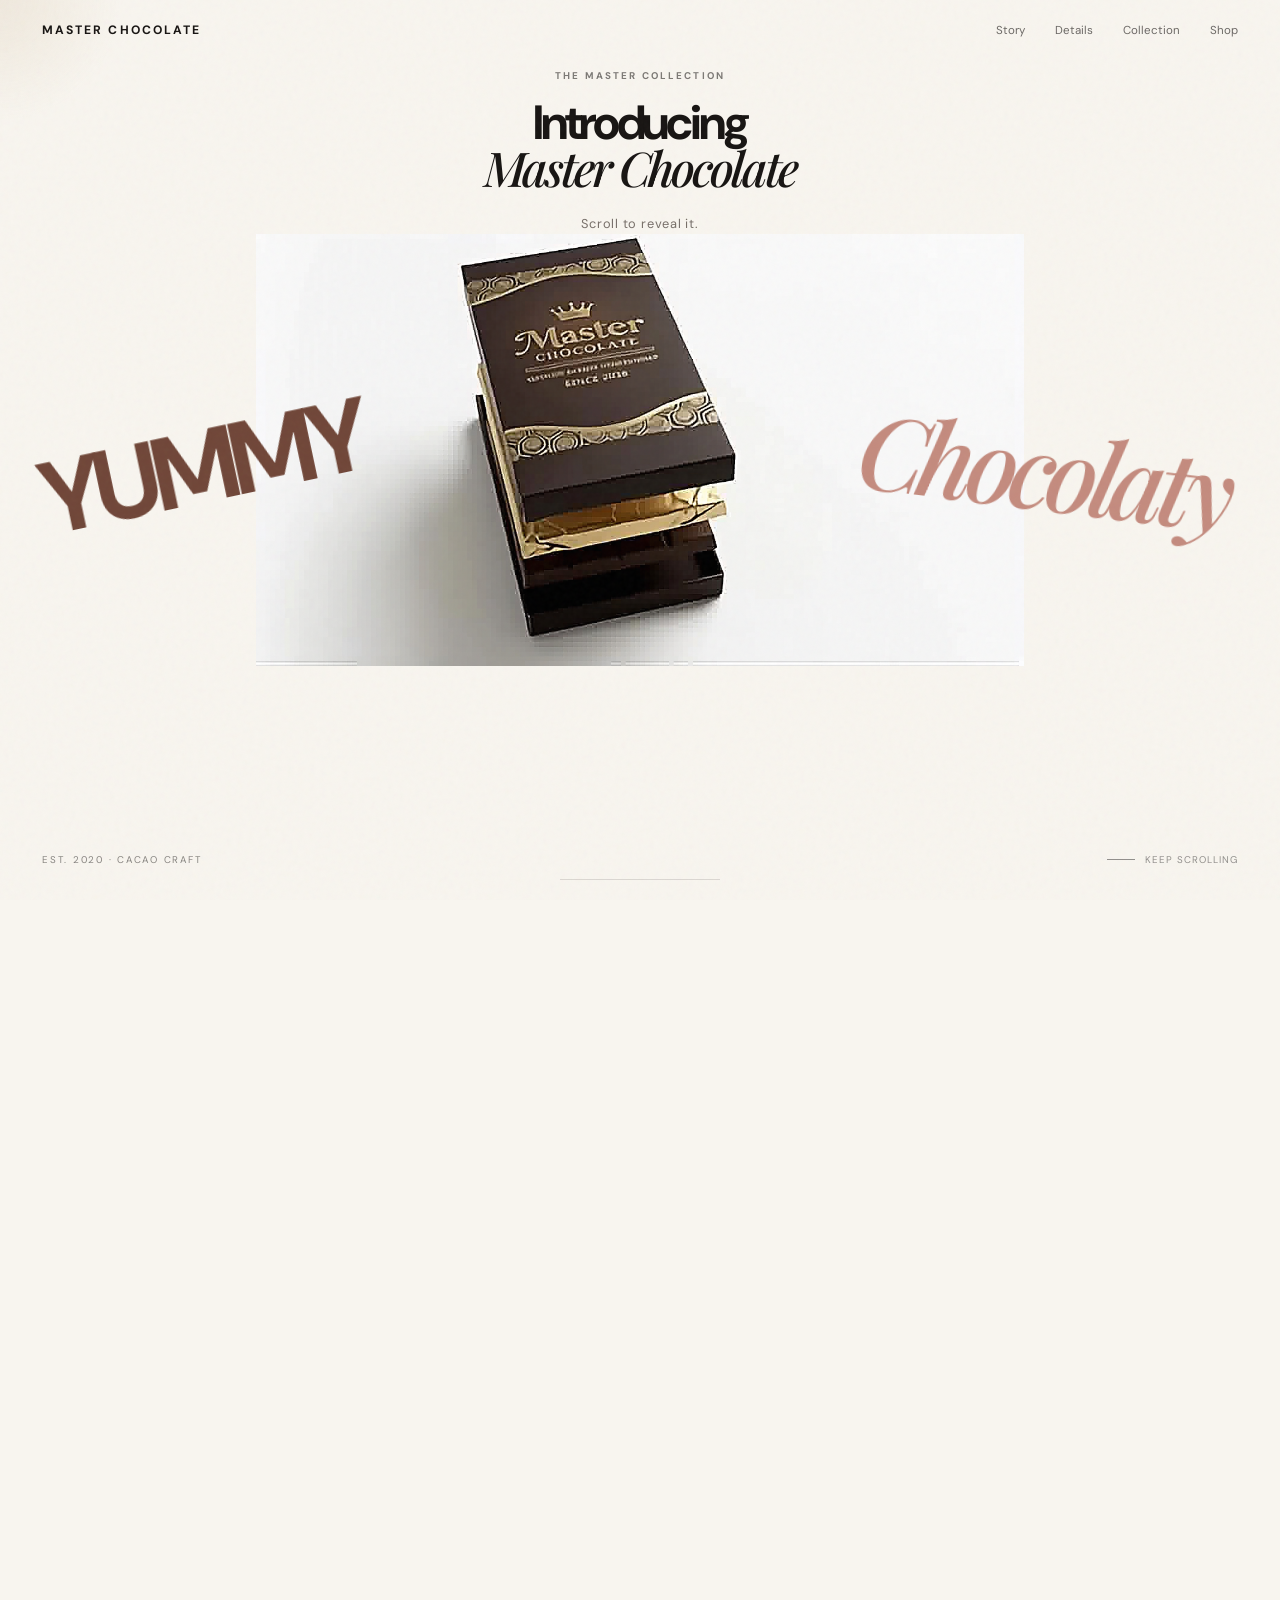
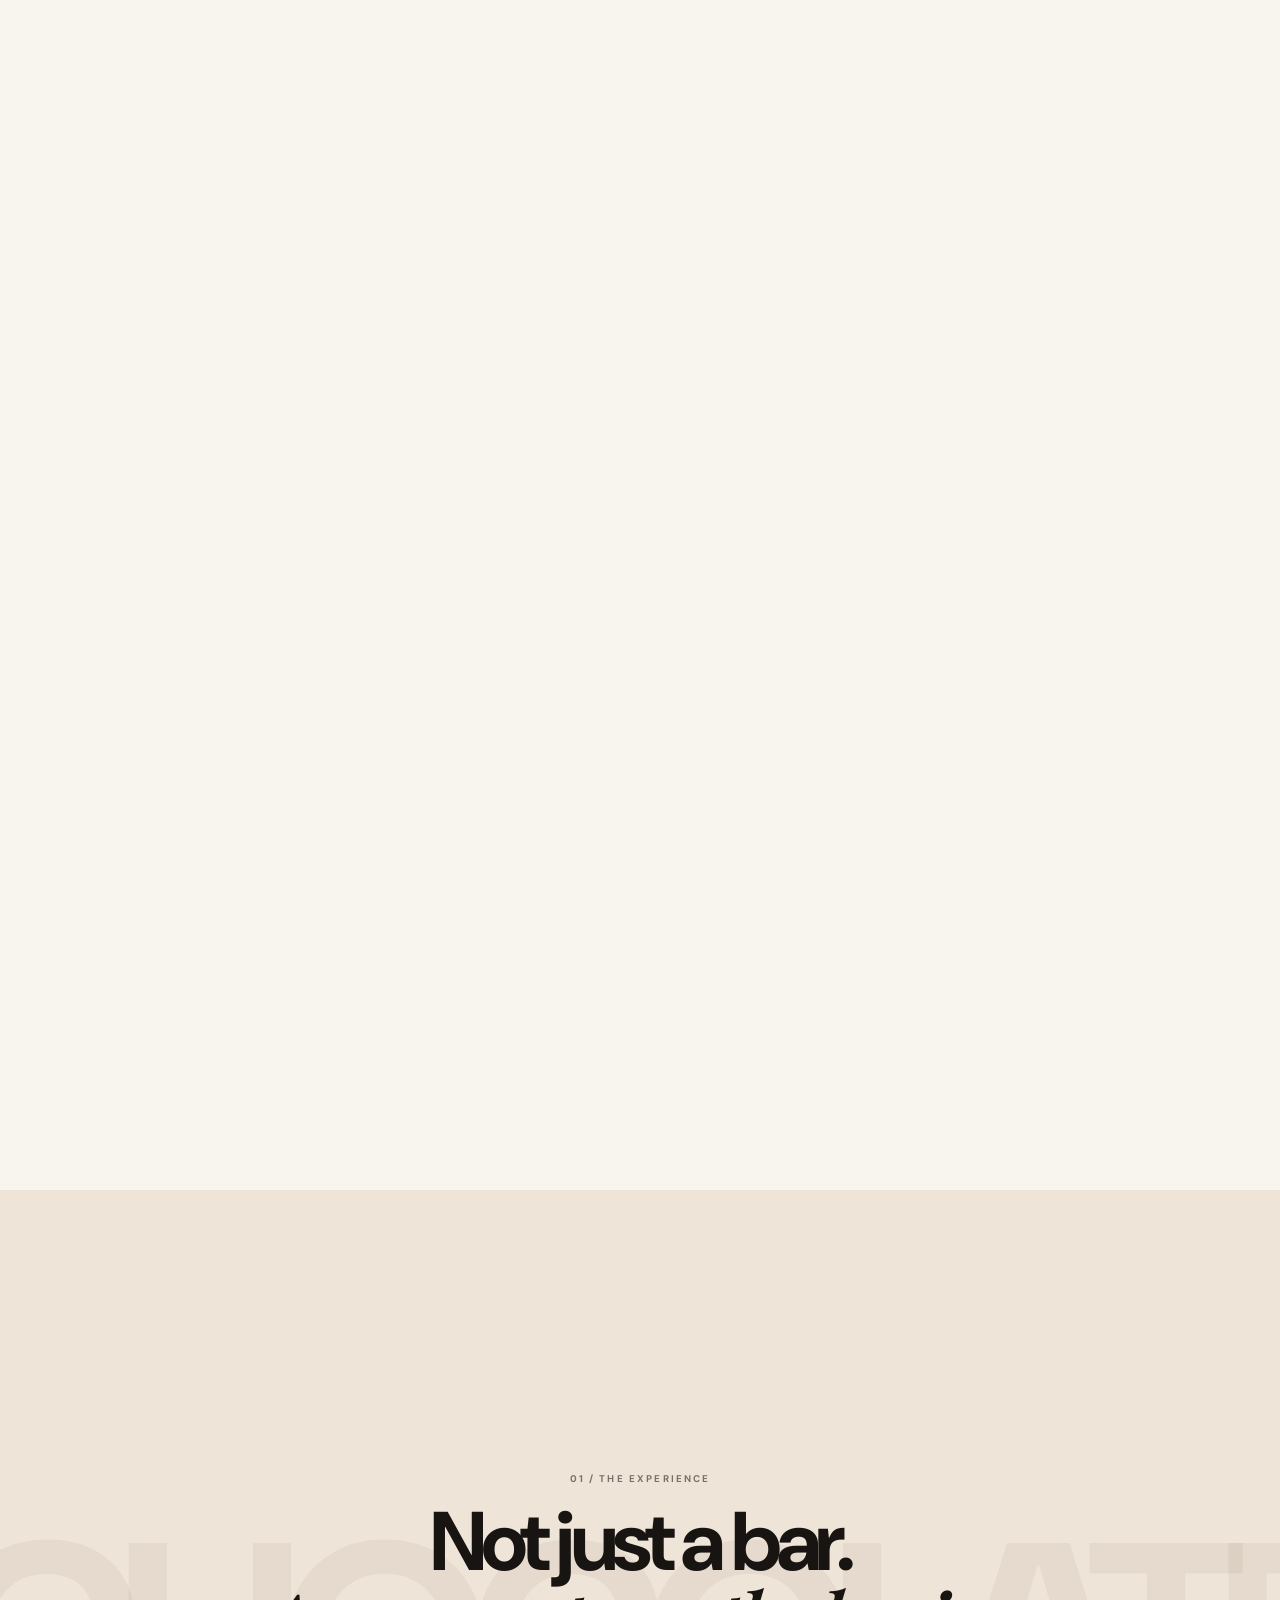
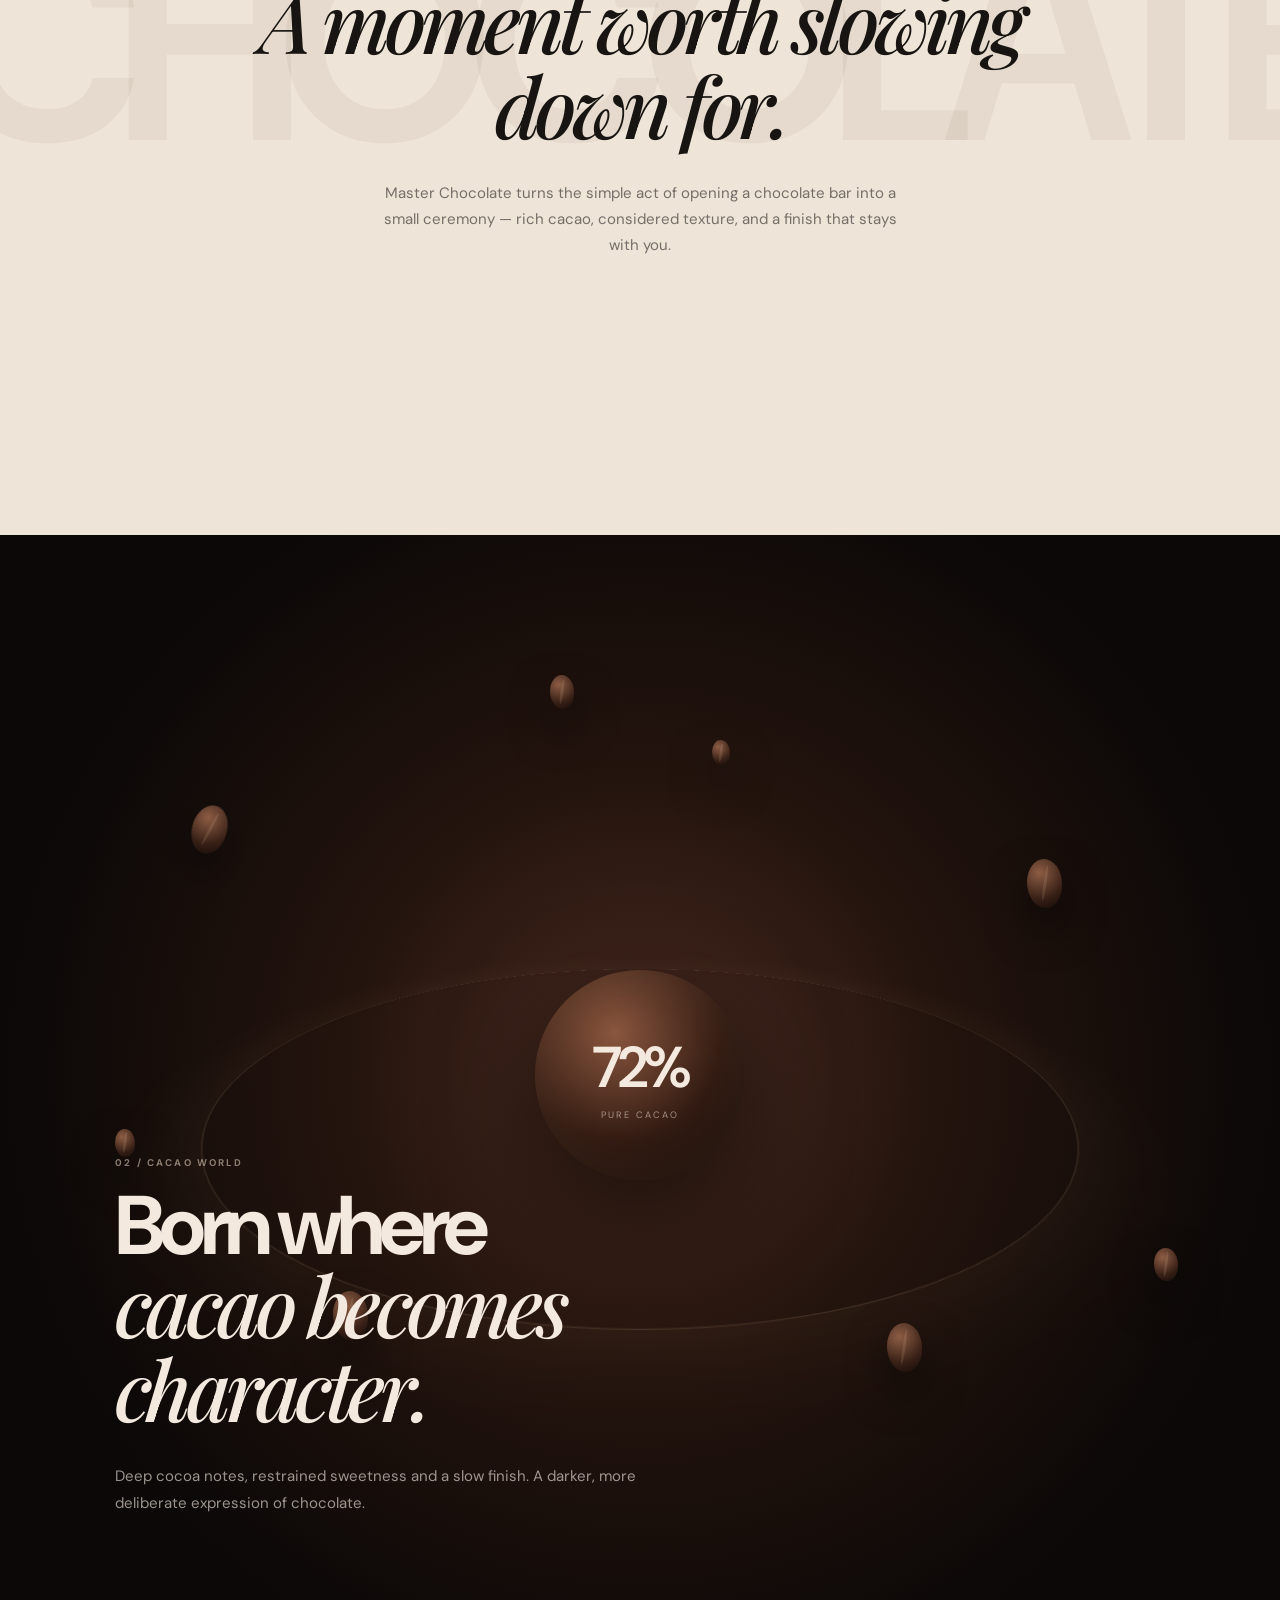
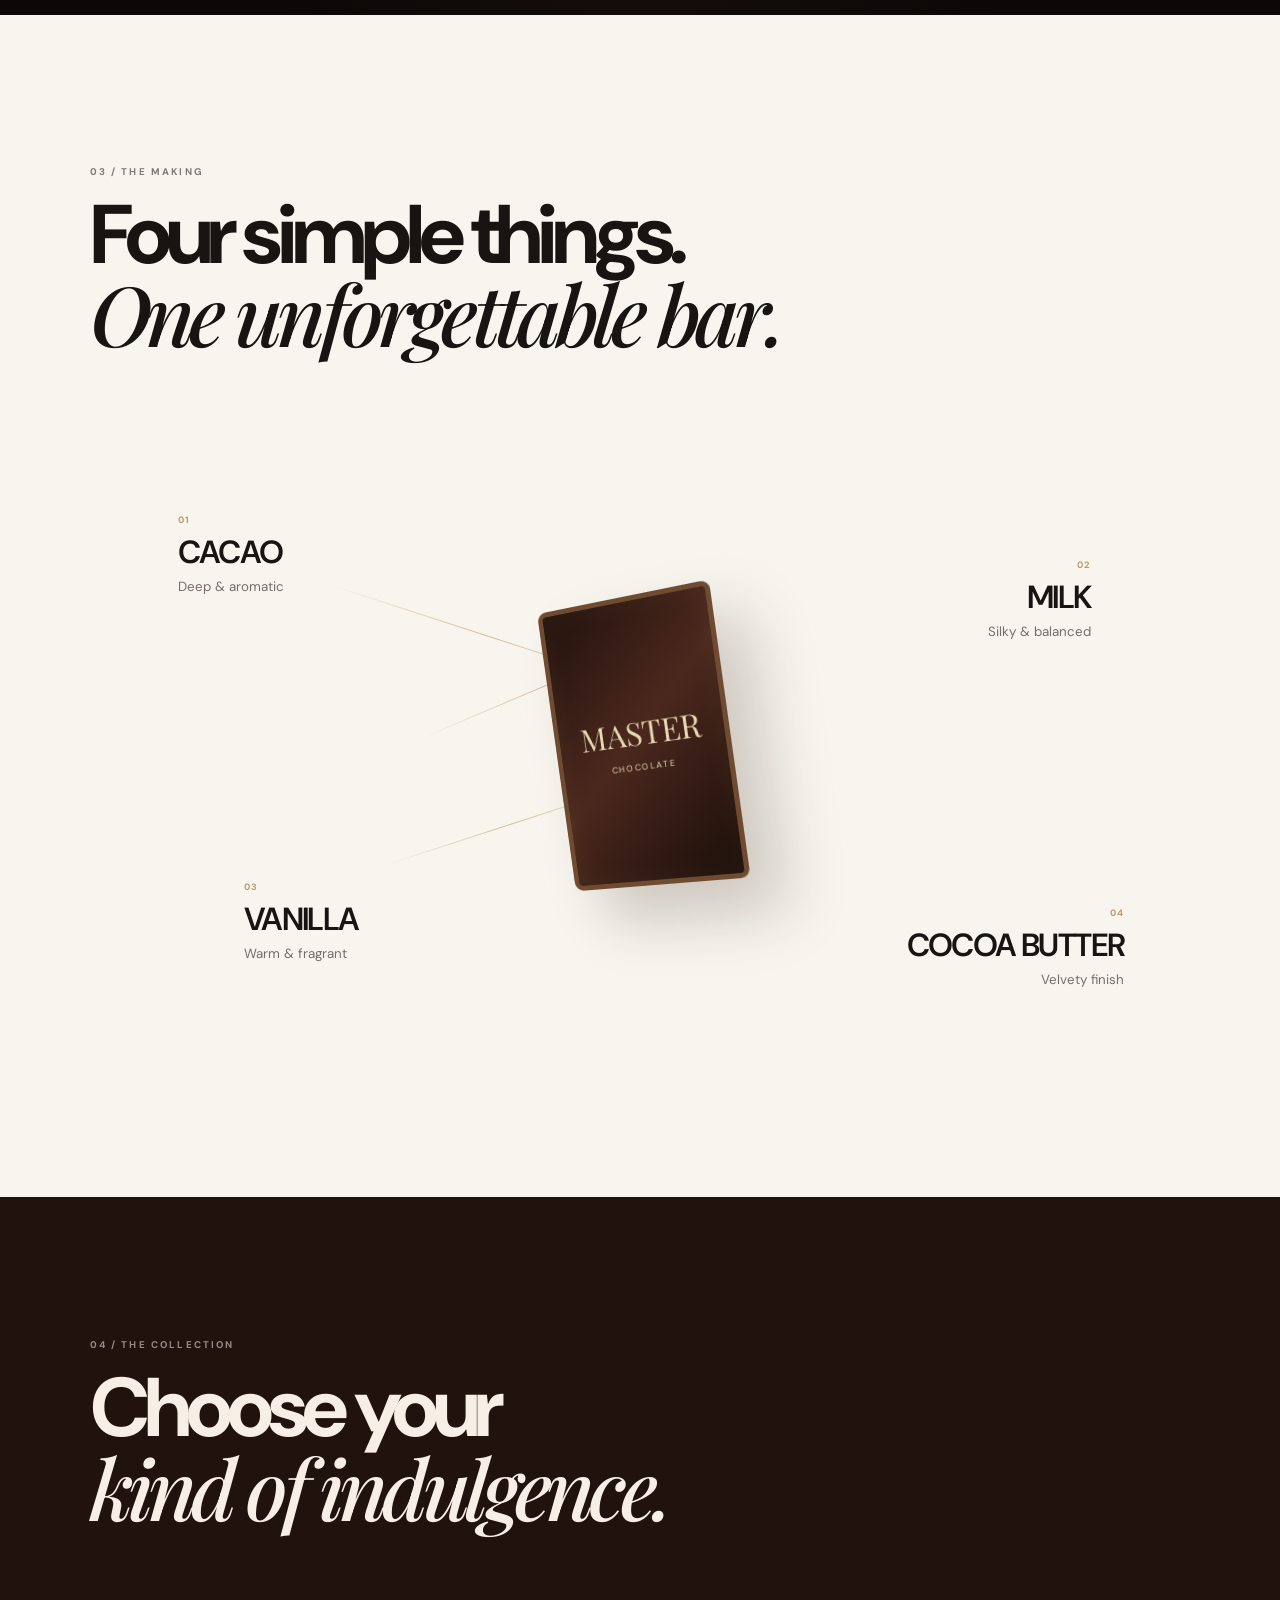
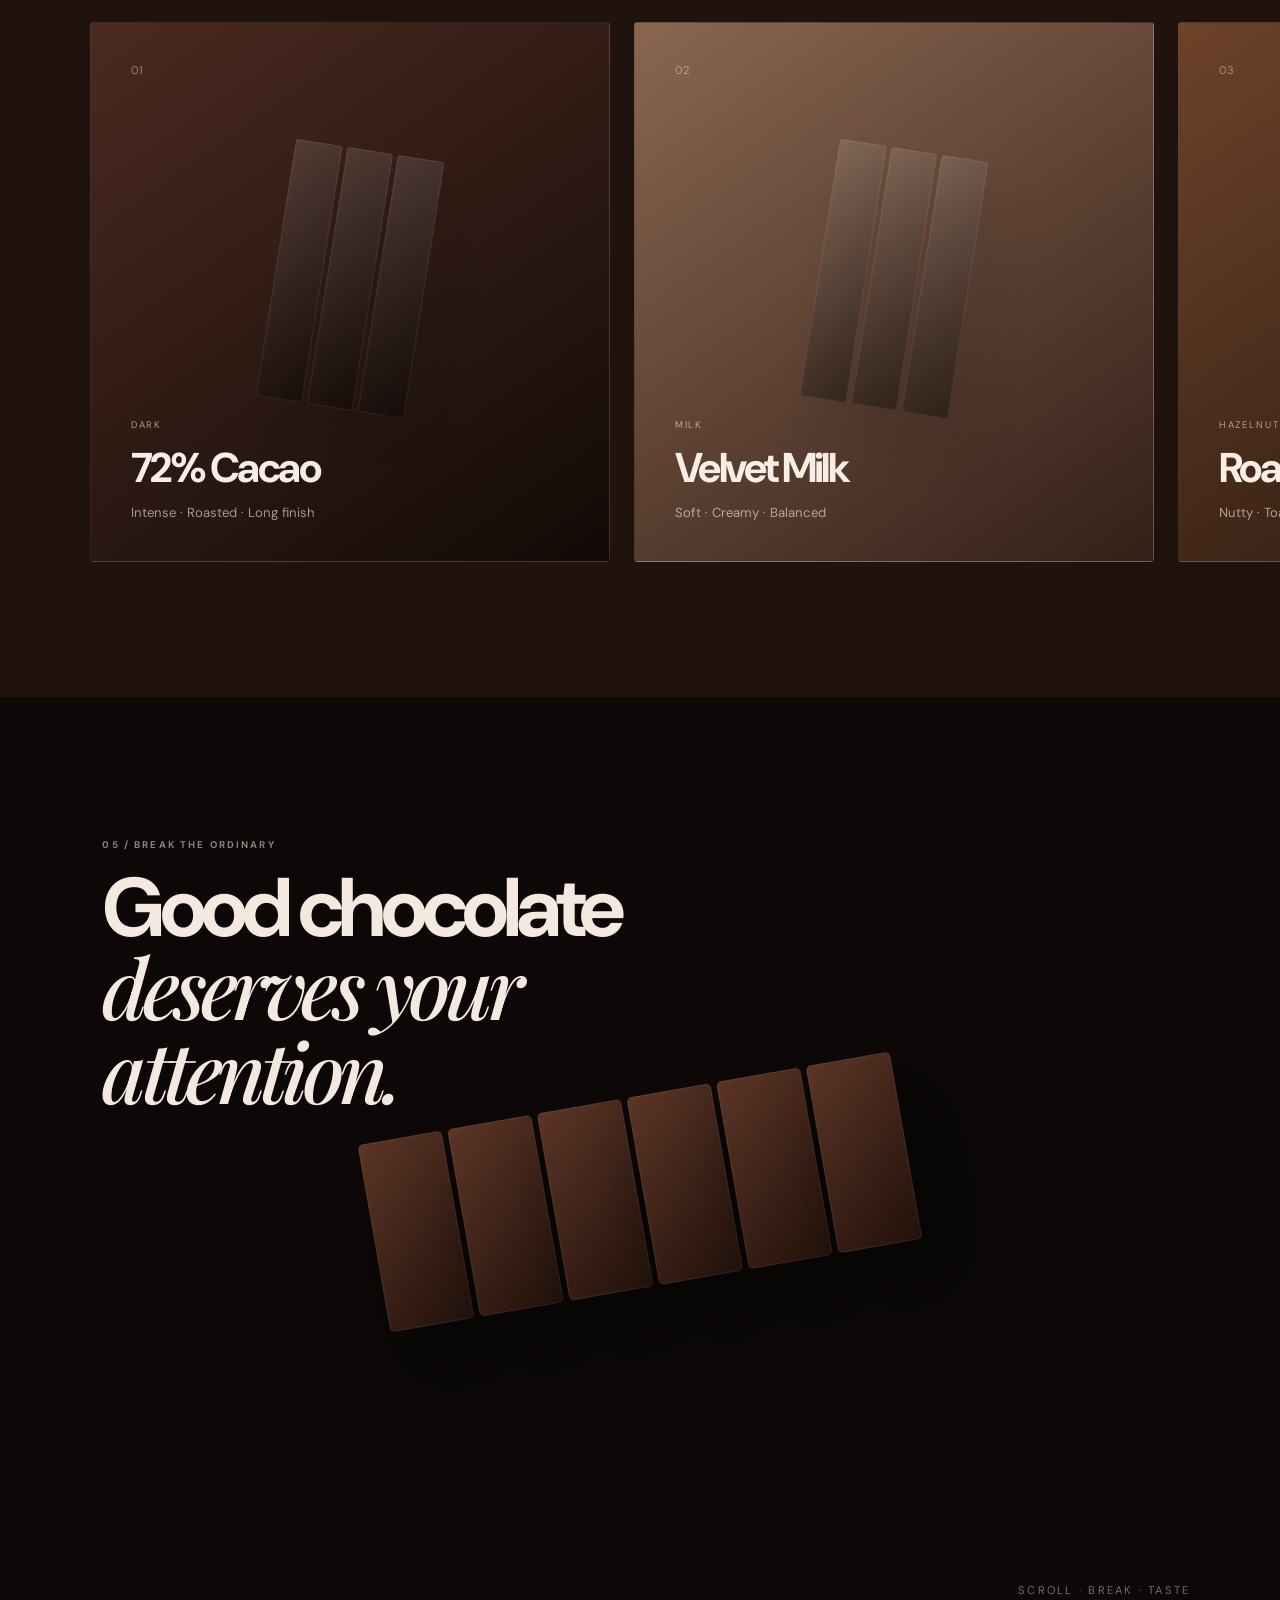
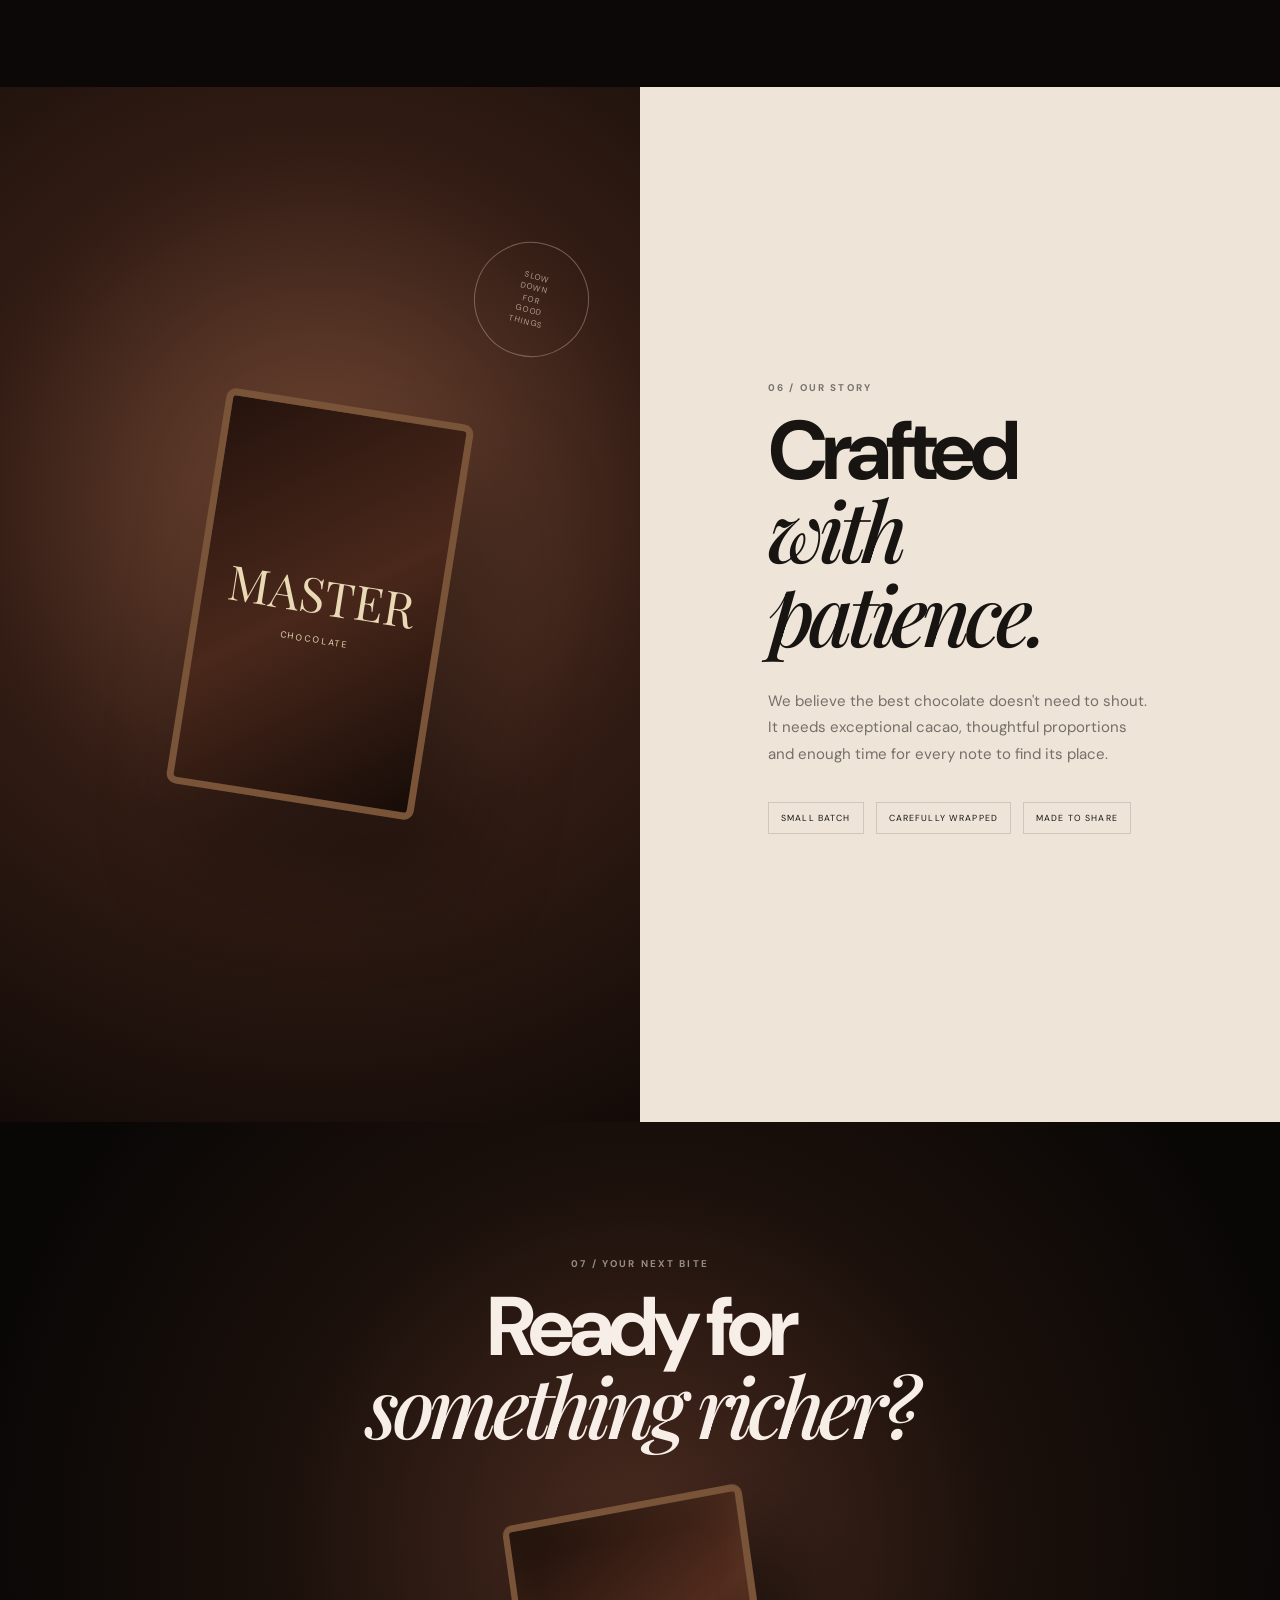
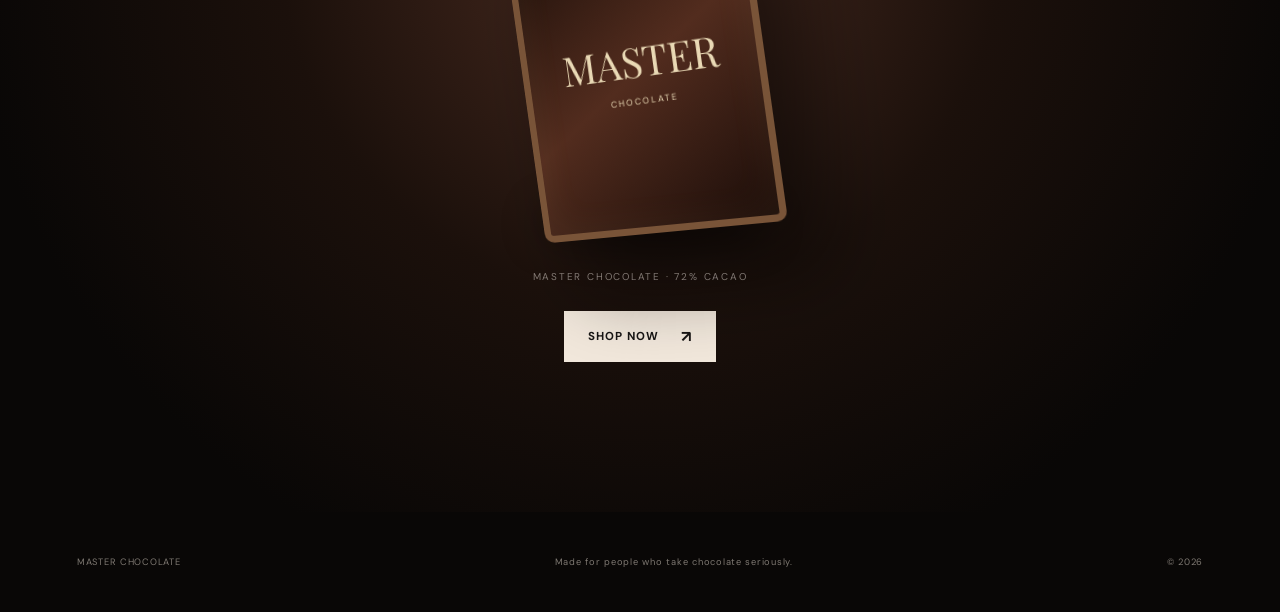
<file: index.html>
<!doctype html>
<html lang="en">
<head>
  <meta charset="UTF-8">
  <meta name="viewport" content="width=device-width, initial-scale=1.0">
  <meta name="theme-color" content="#17100d">
  <meta name="description" content="Master Chocolate — a cinematic cacao experience.">
  <title>Master Chocolate — Cacao Experience</title>
  <link rel="icon" href="assets/favicon.png">
  <link rel="preconnect" href="https://fonts.googleapis.com">
  <link rel="preconnect" href="https://fonts.gstatic.com" crossorigin>
  <link href="https://fonts.googleapis.com/css2?family=DM+Sans:wght@400;500;600;700&family=Playfair+Display:ital,wght@0,500;0,600;1,500;1,600&display=swap" rel="stylesheet">
  <link rel="stylesheet" href="styles.css">
</head>
<body>
  <div class="grain" aria-hidden="true"></div>
  <div class="cursor-glow" aria-hidden="true"></div>

  <nav id="nav" class="nav">
    <div class="nav-inner">
      <a class="nav-logo" href="#story">MASTER CHOCOLATE</a>
      <div class="nav-links">
        <a href="#story">Story</a>
        <a href="#ingredients">Details</a>
        <a href="#collection">Collection</a>
        <a href="shop.html">Shop</a>
      </div>
    </div>
  </nav>

  <!-- DESKTOP HERO / ORIGINAL 96-FRAME SCROLL STORY -->
  <section id="story" class="scroll-section desktop-hero">
    <div class="sticky-stage">
      <canvas id="frame-canvas"></canvas>

      <div class="hero-word hero-word--left">YUMMY</div>
      <div class="hero-word hero-word--right">Chocolaty</div>
      <div class="hero-kicker">EST. 2020 · CACAO CRAFT</div>

      <div class="stage-caption stage-caption--start">
        <span class="eyebrow">THE MASTER COLLECTION</span>
        <h1>Introducing<br><em>Master Chocolate</em></h1>
        <p>Scroll to reveal it.</p>
      </div>

      <div class="stage-caption stage-caption--mid1">
        <span class="eyebrow">THE REVEAL</span>
        <h2>Open the ritual.<br><em>Meet the chocolate.</em></h2>
      </div>

      <div class="stage-caption stage-caption--mid2">
        <span class="eyebrow">CRAFTED WITH INTENT</span>
        <h2>Rare cacao.<br>Bold, lingering flavor.</h2>
      </div>

      <div class="stage-caption stage-caption--end">
        <span class="eyebrow">MASTER CHOCOLATE</span>
        <h2>Every detail,<br><em>considered.</em></h2>
      </div>

      <div class="scroll-hint"><span></span> Keep scrolling</div>
      <div class="progress-track"><div id="progress-fill" class="progress-fill"></div></div>
    </div>
  </section>

  <!-- MOBILE HERO / SEPARATE 3D PACKET EXPERIENCE -->
  <section class="mobile-hero" aria-label="Master Chocolate mobile introduction">
    <div class="mobile-hero-noise"></div>
    <div class="mobile-copy">
      <span class="eyebrow">THE MASTER COLLECTION</span>
      <h1>Meet<br><em>Master Chocolate.</em></h1>
      <p>Slowly crafted. Boldly enjoyed.</p>
    </div>
    <div class="packet-wrap" aria-hidden="true">
      <div class="packet-stage">
        <div class="packet-shadow"></div>
        <div class="packet-3d">
          <div class="packet-face packet-front"></div>
          <div class="packet-face packet-back">
            <div class="packet-back-inner">
              <span class="pb-brand">Master<br>Chocolate</span>
              <span class="pb-tagline">72% Cacao · Est. 2020</span>
              <span class="pb-line"></span>
              <span class="pb-info">Cocoa mass, sugar, cocoa butter,<br>vanilla · Net wt 45g · Small batch</span>
              <span class="pb-barcode" aria-hidden="true"></span>
            </div>
          </div>
          <div class="packet-side packet-left"></div>
          <div class="packet-side packet-right"></div>
          <div class="packet-side packet-top"></div>
          <div class="packet-side packet-bottom"></div>
        </div>
      </div>
    </div>
    <div class="mobile-word mobile-word--one">YUMMY</div>
    <div class="mobile-word mobile-word--two">CHOCOLATE</div>
    <div class="mobile-bottom"><span>SCROLL TO DISCOVER</span><i></i></div>
  </section>

  <!-- STATEMENT -->
  <section class="statement-section">
    <div class="giant-type" aria-hidden="true">CHOCOLATE</div>
    <div class="statement-inner reveal">
      <span class="eyebrow">01 / THE EXPERIENCE</span>
      <h2>Not just a bar.<br><em>A moment worth slowing down for.</em></h2>
      <p>Master Chocolate turns the simple act of opening a chocolate bar into a small ceremony — rich cacao, considered texture, and a finish that stays with you.</p>
    </div>
  </section>

  <!-- CACAO WORLD -->
  <section class="cacao-section">
    <div class="cacao-scene" aria-hidden="true">
      <div class="cacao-ring"></div>
      <div class="cacao-center"><span>72%</span><small>PURE CACAO</small></div>
      <div class="cacao-orb cacao-orb--1"></div>
      <div class="cacao-orb cacao-orb--2"></div>
      <div class="cacao-orb cacao-orb--3"></div>
      <div class="cacao-orb cacao-orb--4"></div>
      <div class="cacao-orb cacao-orb--5"></div>
      <div class="cacao-orb cacao-orb--6"></div>
      <div class="cacao-orb cacao-orb--7"></div>
      <div class="cacao-orb cacao-orb--8"></div>
    </div>
    <div class="cacao-copy reveal">
      <span class="eyebrow">02 / CACAO WORLD</span>
      <h2>Born where<br><em>cacao becomes character.</em></h2>
      <p>Deep cocoa notes, restrained sweetness and a slow finish. A darker, more deliberate expression of chocolate.</p>
    </div>
  </section>

  <!-- INGREDIENTS -->
  <section id="ingredients" class="ingredients-section">
    <div class="section-heading reveal">
      <span class="eyebrow">03 / THE MAKING</span>
      <h2>Four simple things.<br><em>One unforgettable bar.</em></h2>
    </div>

    <div class="ingredient-stage">
      <div class="ingredient-line ingredient-line--1"></div>
      <div class="ingredient-line ingredient-line--2"></div>
      <div class="ingredient-line ingredient-line--3"></div>
      <div class="ingredient ingredient--cacao"><b>01</b><span>CACAO</span><small>Deep & aromatic</small></div>
      <div class="ingredient ingredient--milk"><b>02</b><span>MILK</span><small>Silky & balanced</small></div>
      <div class="ingredient ingredient--vanilla"><b>03</b><span>VANILLA</span><small>Warm & fragrant</small></div>
      <div class="ingredient ingredient--butter"><b>04</b><span>COCOA BUTTER</span><small>Velvety finish</small></div>
      <div class="ingredient-core"><div class="fake-bar"><span>MASTER</span><small>CHOCOLATE</small></div></div>
    </div>
  </section>

  <!-- FLAVOR COLLECTION -->
  <section id="collection" class="collection-section">
    <div class="collection-heading reveal">
      <span class="eyebrow">04 / THE COLLECTION</span>
      <h2>Choose your<br><em>kind of indulgence.</em></h2>
    </div>
    <div class="flavor-track">
      <article class="flavor-card flavor-card--dark">
        <span class="flavor-number">01</span>
        <div class="flavor-bar"><i></i><i></i><i></i></div>
        <div><small>DARK</small><h3>72% Cacao</h3><p>Intense · Roasted · Long finish</p></div>
      </article>
      <article class="flavor-card flavor-card--milk">
        <span class="flavor-number">02</span>
        <div class="flavor-bar"><i></i><i></i><i></i></div>
        <div><small>MILK</small><h3>Velvet Milk</h3><p>Soft · Creamy · Balanced</p></div>
      </article>
      <article class="flavor-card flavor-card--hazel">
        <span class="flavor-number">03</span>
        <div class="flavor-bar"><i></i><i></i><i></i></div>
        <div><small>HAZELNUT</small><h3>Roasted Hazelnut</h3><p>Nutty · Toasted · Rich</p></div>
      </article>
      <article class="flavor-card flavor-card--caramel">
        <span class="flavor-number">04</span>
        <div class="flavor-bar"><i></i><i></i><i></i></div>
        <div><small>CARAMEL</small><h3>Salted Caramel</h3><p>Buttery · Salty · Deep</p></div>
      </article>
    </div>
  </section>

  <!-- BREAK APART -->
  <section class="break-section">
    <div class="break-copy reveal">
      <span class="eyebrow">05 / BREAK THE ORDINARY</span>
      <h2>Good chocolate<br><em>deserves your attention.</em></h2>
    </div>
    <div class="break-bar" id="break-bar" aria-hidden="true">
      <span></span><span></span><span></span><span></span><span></span><span></span>
    </div>
    <p class="break-note">Scroll · Break · Taste</p>
  </section>

  <!-- STORY -->
  <section class="story-section">
    <div class="story-image">
      <div class="story-image-inner"><span>MASTER</span><small>CHOCOLATE</small></div>
      <div class="story-circle">SLOW<br>DOWN<br>FOR<br>GOOD<br>THINGS</div>
    </div>
    <div class="story-copy reveal">
      <span class="eyebrow">06 / OUR STORY</span>
      <h2>Crafted<br><em>with patience.</em></h2>
      <p>We believe the best chocolate doesn't need to shout. It needs exceptional cacao, thoughtful proportions and enough time for every note to find its place.</p>
      <div class="story-meta"><span>SMALL BATCH</span><span>CAREFULLY WRAPPED</span><span>MADE TO SHARE</span></div>
    </div>
  </section>

  <!-- FINAL CTA -->
  <section id="cta" class="cta-section">
    <span class="eyebrow">07 / YOUR NEXT BITE</span>
    <h2>Ready for<br><em>something richer?</em></h2>
    <div class="cta-product">
      <div class="cta-bar"><span>MASTER</span><small>CHOCOLATE</small></div>
      <div class="cta-shadow"></div>
    </div>
    <p>MASTER CHOCOLATE · 72% CACAO</p>
    <a class="btn" href="shop.html">Shop now <span>↗</span></a>
  </section>

  <footer>
    <span>MASTER CHOCOLATE</span>
    <span>Made for people who take chocolate seriously.</span>
    <span>© 2026</span>
  </footer>

  <script src="script.js"></script>
</body>
</html>
</file>
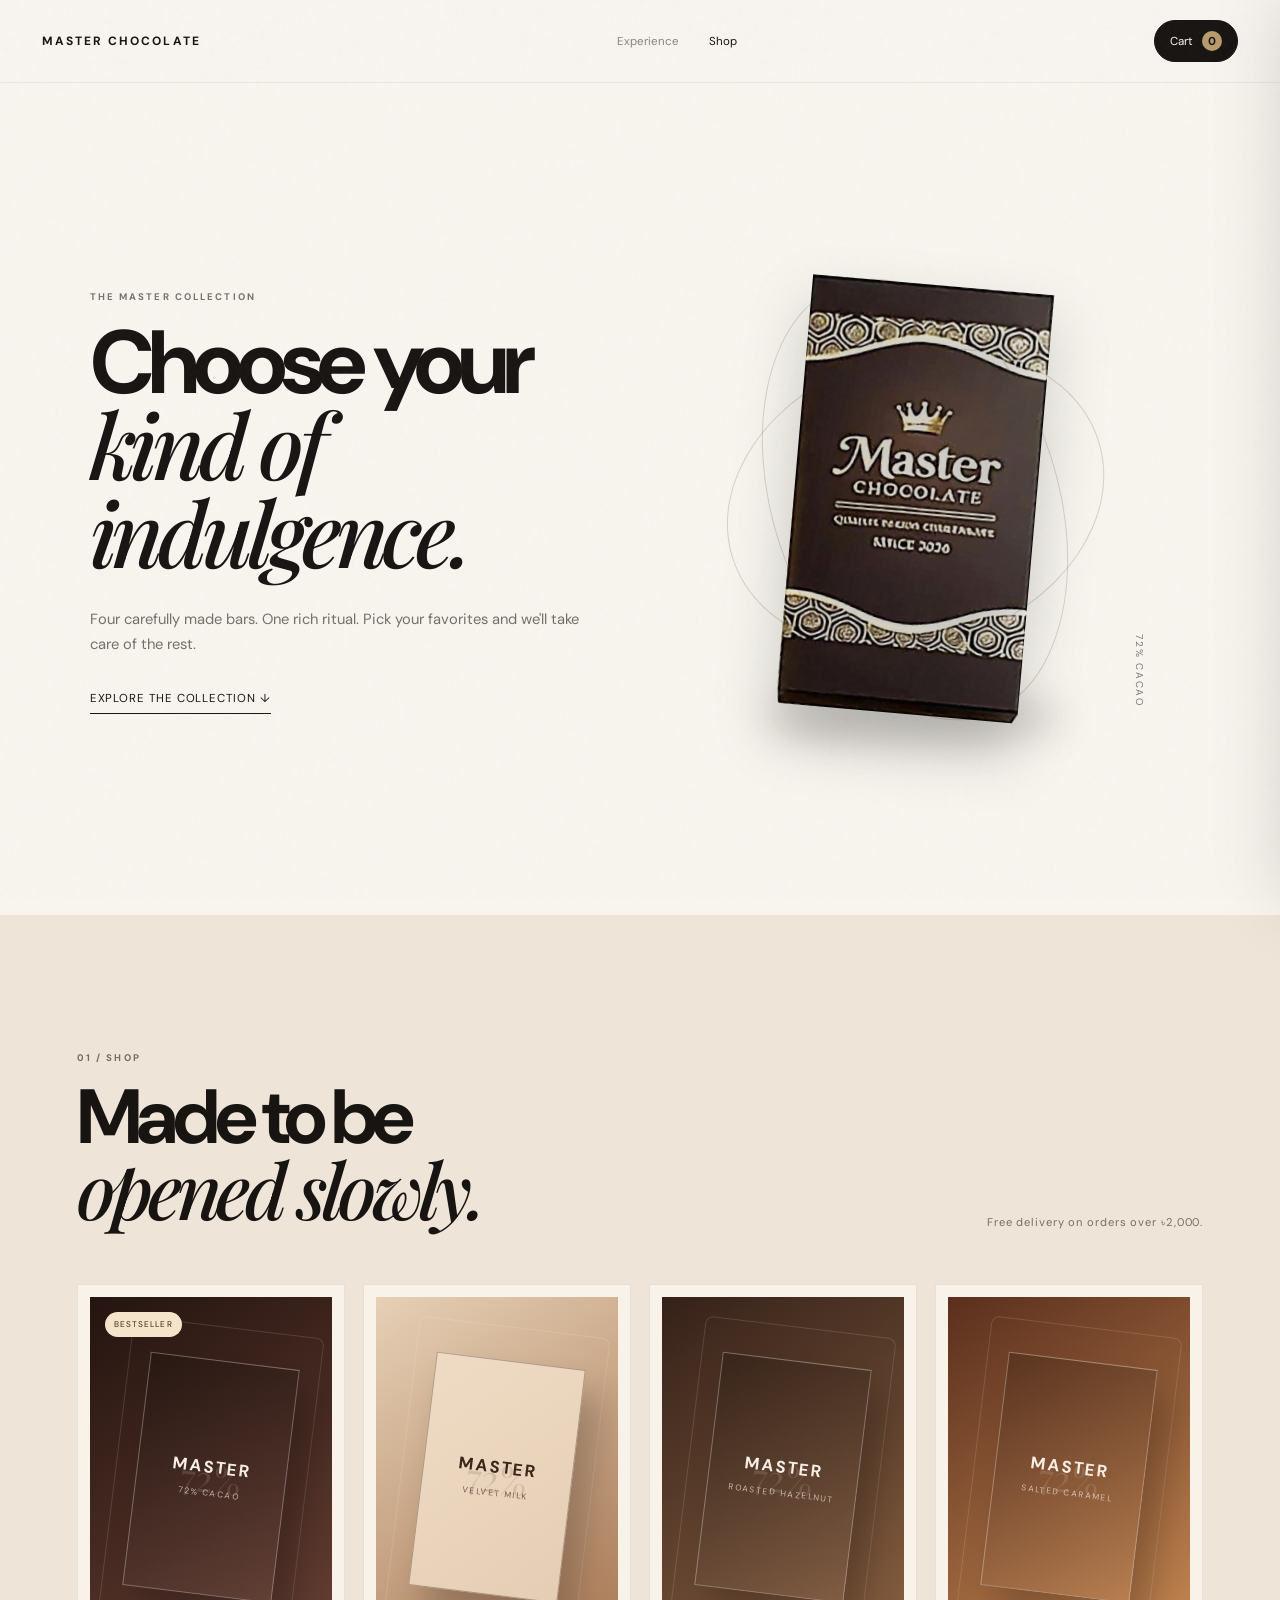
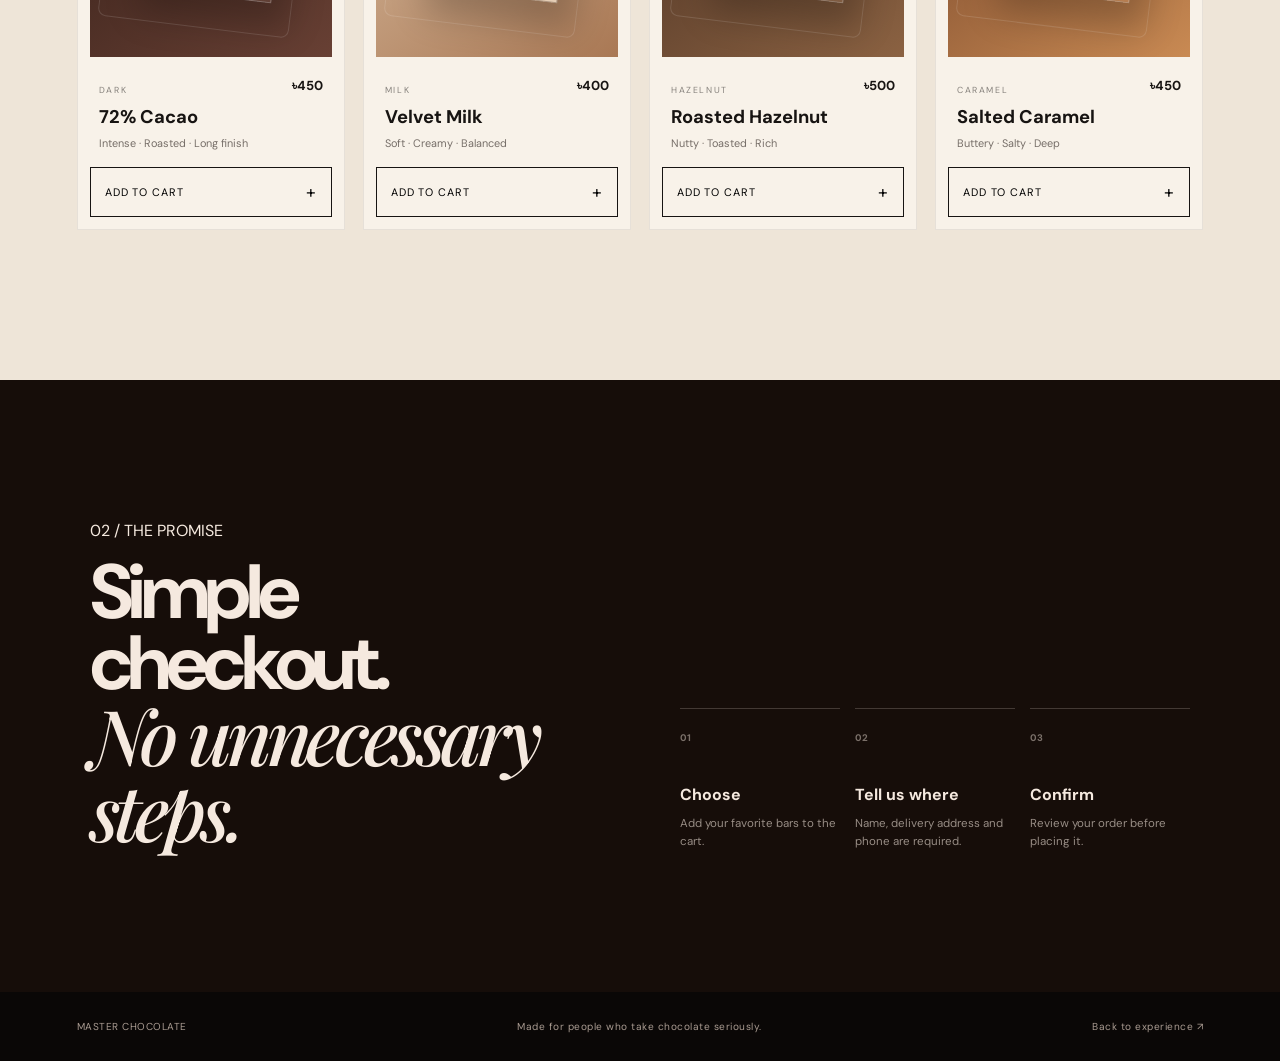
<file: shop.html>
<!doctype html>
<html lang="en">
<head>
  <meta charset="UTF-8">
  <meta name="viewport" content="width=device-width, initial-scale=1.0">
  <meta name="theme-color" content="#17100d">
  <meta name="description" content="Shop Master Chocolate — premium cacao, delivered.">
  <title>Shop — Master Chocolate</title>
  <link rel="preconnect" href="https://fonts.googleapis.com">
  <link rel="preconnect" href="https://fonts.gstatic.com" crossorigin>
  <link href="https://fonts.googleapis.com/css2?family=DM+Sans:wght@400;500;600;700&family=Playfair+Display:ital,wght@0,500;0,600;1,500&display=swap" rel="stylesheet">
  <link rel="stylesheet" href="shop.css">
</head>
<body>
  <div class="grain" aria-hidden="true"></div>

  <header class="shop-nav">
    <a class="brand" href="index.html">MASTER CHOCOLATE</a>
    <nav>
      <a href="index.html">Experience</a>
      <a class="active" href="shop.html">Shop</a>
    </nav>
    <button class="cart-button" id="cartOpen" type="button" aria-label="Open shopping cart">
      Cart <span id="cartCount">0</span>
    </button>
  </header>

  <main>
    <section class="shop-hero">
      <div class="hero-copy">
        <span class="eyebrow">THE MASTER COLLECTION</span>
        <h1>Choose your<br><em>kind of indulgence.</em></h1>
        <p>Four carefully made bars. One rich ritual. Pick your favorites and we'll take care of the rest.</p>
        <a class="hero-link" href="#products">Explore the collection ↓</a>
      </div>
      <div class="hero-product" aria-hidden="true">
        <div class="orbit orbit-a"></div>
        <div class="orbit orbit-b"></div>
        <div class="product-shadow"></div>
        <img src="assets/packet-front.png" alt="">
        <span>72% CACAO</span>
      </div>
    </section>

    <section class="products-section" id="products">
      <div class="section-top">
        <div>
          <span class="eyebrow">01 / SHOP</span>
          <h2>Made to be<br><em>opened slowly.</em></h2>
        </div>
        <p>Free delivery on orders over ৳2,000.</p>
      </div>

      <div class="product-grid">
        <article class="product-card" data-product-id="dark">
          <div class="product-art dark-art">
            <span class="badge">BESTSELLER</span>
            <div class="mini-pack"><b>MASTER</b><small>72% CACAO</small></div>
          </div>
          <div class="product-info">
            <div><small>DARK</small><h3>72% Cacao</h3><p>Intense · Roasted · Long finish</p></div>
            <strong>৳450</strong>
          </div>
          <button class="add-btn" data-add="dark" type="button">Add to cart <span>+</span></button>
        </article>

        <article class="product-card" data-product-id="milk">
          <div class="product-art milk-art">
            <div class="mini-pack"><b>MASTER</b><small>VELVET MILK</small></div>
          </div>
          <div class="product-info">
            <div><small>MILK</small><h3>Velvet Milk</h3><p>Soft · Creamy · Balanced</p></div>
            <strong>৳400</strong>
          </div>
          <button class="add-btn" data-add="milk" type="button">Add to cart <span>+</span></button>
        </article>

        <article class="product-card" data-product-id="hazel">
          <div class="product-art hazel-art">
            <div class="mini-pack"><b>MASTER</b><small>ROASTED HAZELNUT</small></div>
          </div>
          <div class="product-info">
            <div><small>HAZELNUT</small><h3>Roasted Hazelnut</h3><p>Nutty · Toasted · Rich</p></div>
            <strong>৳500</strong>
          </div>
          <button class="add-btn" data-add="hazel" type="button">Add to cart <span>+</span></button>
        </article>

        <article class="product-card" data-product-id="caramel">
          <div class="product-art caramel-art">
            <div class="mini-pack"><b>MASTER</b><small>SALTED CARAMEL</small></div>
          </div>
          <div class="product-info">
            <div><small>CARAMEL</small><h3>Salted Caramel</h3><p>Buttery · Salty · Deep</p></div>
            <strong>৳450</strong>
          </div>
          <button class="add-btn" data-add="caramel" type="button">Add to cart <span>+</span></button>
        </article>
      </div>
    </section>

    <section class="promise-section">
      <div><span>02 / THE PROMISE</span><h2>Simple checkout.<br><em>No unnecessary steps.</em></h2></div>
      <div class="promise-grid">
        <div><b>01</b><strong>Choose</strong><p>Add your favorite bars to the cart.</p></div>
        <div><b>02</b><strong>Tell us where</strong><p>Name, delivery address and phone are required.</p></div>
        <div><b>03</b><strong>Confirm</strong><p>Review your order before placing it.</p></div>
      </div>
    </section>
  </main>

  <footer>
    <span>MASTER CHOCOLATE</span>
    <span>Made for people who take chocolate seriously.</span>
    <a href="index.html">Back to experience ↗</a>
  </footer>

  <!-- CART DRAWER -->
  <div class="overlay" id="overlay"></div>
  <aside class="cart-drawer" id="cartDrawer" aria-label="Shopping cart">
    <div class="drawer-head">
      <div><span class="eyebrow">YOUR ORDER</span><h2>Your cart</h2></div>
      <button class="icon-btn" id="cartClose" type="button" aria-label="Close cart">×</button>
    </div>
    <div class="cart-items" id="cartItems"></div>
    <div class="cart-empty" id="cartEmpty">
      <span>✦</span>
      <p>Your cart is waiting.</p>
      <small>Add a bar to begin.</small>
    </div>
    <div class="cart-bottom">
      <div class="total-row"><span>Subtotal</span><strong id="cartSubtotal">৳0</strong></div>
      <button class="checkout-btn" id="checkoutOpen" type="button" disabled>Continue to checkout <span>→</span></button>
    </div>
  </aside>

  <!-- CHECKOUT MODAL -->
  <div class="modal-wrap" id="checkoutModal" aria-hidden="true">
    <div class="modal">
      <button class="icon-btn modal-close" id="checkoutClose" type="button" aria-label="Close checkout">×</button>
      <div class="modal-head">
        <span class="eyebrow">SECURE ORDER DETAILS</span>
        <h2>Where should we<br><em>send your chocolate?</em></h2>
        <p>Enter your details to continue. Your information is saved only in this browser for your next order.</p>
      </div>

      <form id="checkoutForm" novalidate>
        <label>Full name <span>*</span>
          <input id="customerName" name="name" type="text" autocomplete="name" placeholder="Your full name" required>
          <small class="error"></small>
        </label>
        <label>Phone number <span>*</span>
          <input id="customerPhone" name="phone" type="tel" inputmode="tel" autocomplete="tel" placeholder="01XXXXXXXXX" required>
          <small class="error"></small>
        </label>
        <label>Delivery address <span>*</span>
          <textarea id="customerAddress" name="address" autocomplete="street-address" placeholder="House / Road / Area / City" required></textarea>
          <small class="error"></small>
        </label>

        <div class="checkout-summary">
          <div><span>Items</span><strong id="checkoutItems">0</strong></div>
          <div><span>Delivery</span><strong id="deliveryFee">Calculated at confirmation</strong></div>
          <div class="summary-total"><span>Total</span><strong id="checkoutTotal">৳0</strong></div>
        </div>

        <button class="place-order" type="submit">Place order <span>↗</span></button>
        <p class="checkout-note">Demo checkout: connect this step to your payment/order backend before accepting real payments.</p>
      </form>

      <div class="order-success" id="orderSuccess" hidden>
        <div class="success-mark">✓</div>
        <span class="eyebrow">ORDER RECEIVED</span>
        <h2>Thank you, <em id="successName"></em>.</h2>
        <p>Your order has been saved in this browser. Order reference: <strong id="orderRef"></strong></p>
        <button class="place-order" id="successDone" type="button">Back to shop</button>
      </div>
    </div>
  </div>

  <div class="toast" id="toast"></div>
  <script src="shop.js"></script>
</body>
</html>
</file>
<file: styles.css>
:root {
  --cream: #f8f5ef;
  --cream-2: #eee5d8;
  --ink: #171412;
  --muted: #766e68;
  --cocoa: #4a2b20;
  --espresso: #160d09;
  --dark: #090706;
  --gold: #b99b6c;
  --line: rgba(23,21,20,.14);
}

* { box-sizing: border-box; margin: 0; padding: 0; }
html { scroll-behavior: smooth; }
body {
  background: var(--cream);
  color: var(--ink);
  font-family: "DM Sans", -apple-system, BlinkMacSystemFont, "Segoe UI", sans-serif;
  overflow-x: hidden;
}
body.is-dark { background: var(--dark); }
a { color: inherit; }

.grain {
  position: fixed; inset: 0; z-index: 999; pointer-events: none;
  opacity: .045;
  background-image: url("data:image/svg+xml,%3Csvg viewBox='0 0 180 180' xmlns='http://www.w3.org/2000/svg'%3E%3Cfilter id='n'%3E%3CfeTurbulence type='fractalNoise' baseFrequency='.9' numOctaves='3' stitchTiles='stitch'/%3E%3C/filter%3E%3Crect width='100%25' height='100%25' filter='url(%23n)' opacity='.8'/%3E%3C/svg%3E");
}
.cursor-glow {
  position: fixed; width: 260px; height: 260px; border-radius: 50%;
  pointer-events: none; z-index: 998;
  background: radial-gradient(circle, rgba(185,155,108,.13), transparent 66%);
  transform: translate(-50%,-50%); mix-blend-mode: multiply;
}

.nav {
  position: fixed; inset: 0 0 auto; z-index: 100;
  color: var(--ink);
  transition: color .45s ease, background .45s ease, backdrop-filter .45s ease;
}
.nav.scrolled {
  background: rgba(248,245,239,.72);
  backdrop-filter: blur(16px); -webkit-backdrop-filter: blur(16px);
}
.nav.dark-mode {
  color: #f7f0e8;
  background: rgba(11,8,7,.42);
}
.nav-inner {
  max-width: 1380px; margin: auto; padding: 22px 42px;
  display: flex; align-items: center; justify-content: space-between;
}
.nav-logo { font-size: .76rem; font-weight: 700; letter-spacing: .17em; text-decoration: none; }
.nav-links { display: flex; gap: 30px; align-items: center; }
.nav-links a { font-size: .72rem; text-decoration: none; opacity: .62; transition: opacity .2s; }
.nav-links a:hover { opacity: 1; }

.scroll-section { position: relative; height: 310vh; background: var(--cream); }
.sticky-stage {
  position: sticky; top: 0; width: 100%; height: 100vh; min-height: 620px;
  overflow: hidden; background: var(--cream); transition: background .7s ease;
}
#frame-canvas { position: absolute; inset: 0; width: 100%; height: 100%; display: block; }
.hero-word {
  position: absolute; top: 52%; z-index: 3; pointer-events: none; user-select: none;
  font-weight: 700; font-size: clamp(3.8rem, 8vw, 8.5rem);
  letter-spacing: -.075em; line-height: .8; will-change: transform, opacity;
}
.hero-word--left { left: max(3vw,34px); color: #704638; transform: translateY(-50%) rotate(-12deg); }
.hero-word--right {
  right: max(4vw,40px); color: #c48b7e; font-family: "Playfair Display",serif;
  font-weight: 500; font-style: italic; transform: translateY(-50%) rotate(7deg);
}
.hero-kicker {
  position: absolute; left: 42px; bottom: 34px; z-index: 4;
  font-size: .61rem; letter-spacing: .18em; color: rgba(23,21,20,.5);
}
.stage-caption {
  position: absolute; left: 50%; z-index: 5; width: min(720px,90vw);
  text-align: center; pointer-events: none; transform: translateX(-50%);
}
.stage-caption--start { top: 7%; }
.stage-caption--mid1,.stage-caption--mid2 { top: 80%; transform: translate(-50%,-50%); opacity: 0; }
.stage-caption--mid1 {
  left: auto; right: 6%; top: auto; bottom: 66%;
  transform: none; text-align: right; width: min(480px, 42vw);
}
.stage-caption--mid2 {
  left: 15%; right: auto; top: 65%;
  transform: translateY(-50%); text-align: left; width: min(460px, 40vw);
}
.stage-caption--end { bottom: 10%; opacity: 0; }
.eyebrow {
  display: inline-block; margin-bottom: 18px; font-size: .61rem; font-weight: 700;
  letter-spacing: .22em; text-transform: uppercase; opacity: .55;
}
.stage-caption h1 { font-size: clamp(1rem,4vw,3rem); line-height: .94; letter-spacing: -.065em; }
.stage-caption h1 em,.stage-caption h2 em,.statement-inner em,.cacao-copy em,.section-heading em,.collection-heading em,.break-copy em,.story-copy em,.cta-section em {
  font-family: "Playfair Display",serif; font-weight: 500;
}
.stage-caption p { margin-top: 22px; color: var(--muted); font-size: .8rem; letter-spacing: .06em; }
.stage-caption h2 { font-size: clamp(1rem,4vw,3rem); line-height: 1; letter-spacing: -.055em; }
.scroll-hint {
  position: absolute; right: 42px; bottom: 34px; z-index: 5; display: flex;
  align-items: center; gap: 10px; color: rgba(23,21,20,.45);
  font-size: .61rem; letter-spacing: .1em; text-transform: uppercase;
}
.scroll-hint span { width: 28px; height: 1px; background: currentColor; animation: hint 1.6s ease-in-out infinite; }
@keyframes hint { 0%,100%{transform:scaleX(.35)} 50%{transform:scaleX(1)} }
.progress-track {
  position: absolute; bottom: 20px; left: 50%; z-index: 6; width: 160px; height: 1px;
  transform: translateX(-50%); background: rgba(23,21,20,.13);
}
.progress-fill { width: 0; height: 100%; background: var(--ink); }
.frame-loader {
  position: absolute; right: 42px; top: 50%; z-index: 20; color: var(--muted);
  font-size: .65rem; letter-spacing: .12em; transition: opacity .35s ease;
}

.statement-section {
  position: relative; min-height: 105vh; display: grid; place-items: center;
  overflow: hidden; background: var(--cream-2);
}
.giant-type {
  position: absolute; top: 48%; left: 50%; transform: translate(-50%,-50%);
  white-space: nowrap; font-size: clamp(7rem,22vw,25rem); font-weight: 700;
  letter-spacing: -.1em; color: rgba(74,43,32,.055);
}
.statement-inner { position: relative; z-index: 2; width: min(780px,86vw); text-align: center; }
.statement-inner h2,.cacao-copy h2,.section-heading h2,.collection-heading h2,.break-copy h2,.story-copy h2,.cta-section h2 {
  font-size: clamp(3rem,6.5vw,7rem); line-height: .94; letter-spacing: -.07em;
}
.statement-inner p,.cacao-copy p,.story-copy p {
  width: min(530px,100%); margin: 30px auto 0; color: var(--muted); line-height: 1.75; font-size: .94rem;
}
.reveal { opacity: 0; transform: translateY(60px); transition: opacity .9s ease, transform 1s cubic-bezier(.16,1,.3,1); }
.reveal.visible { opacity: 1; transform: translateY(0); }

.cacao-section {
  position: relative; min-height: 120vh; overflow: hidden; color: #f4e9de;
  background: radial-gradient(circle at 50% 50%,#4a2b20 0%,#24140e 35%,#0b0807 76%);
}
.cacao-scene { position: absolute; inset: 0; perspective: 900px; overflow: hidden; }
.cacao-ring {
  position: absolute; left: 50%; top: 50%; width: min(70vw,800px); aspect-ratio: 1;
  border: 1px solid rgba(221,188,147,.18); border-radius: 50%;
  transform: translate(-50%,-50%) rotateX(68deg);
  box-shadow: 0 0 100px rgba(185,155,108,.08);
}
.cacao-center {
  position: absolute; left: 50%; top: 50%; width: 210px; aspect-ratio: 1;
  display: grid; place-content: center; text-align: center; border-radius: 50%;
  transform: translate(-50%,-50%);
  background: radial-gradient(circle at 38% 30%,#8a563e,#321b12 55%,#100a07);
  box-shadow: 0 35px 100px rgba(0,0,0,.55), inset 0 0 50px rgba(255,220,177,.06);
}
.cacao-center span { font-size: 3.6rem; letter-spacing: -.08em; font-weight: 600; }
.cacao-center small { margin-top: 4px; font-size: .58rem; letter-spacing: .22em; opacity: .55; }
.cacao-orb {
  position: absolute; width: 35px; aspect-ratio: .72; border-radius: 48% 52% 46% 54%;
  background: radial-gradient(circle at 35% 28%,#8d5d45,#382016 62%,#130b08);
  box-shadow: 0 20px 40px rgba(0,0,0,.5); animation: beanFloat 7s ease-in-out infinite;
}
.cacao-orb::after {
  content:""; position:absolute; width:3px; height:75%; left:50%; top:12%;
  background:rgba(240,207,169,.13); border-radius:100%; transform:translateX(-50%) rotate(8deg);
}
.cacao-orb--1{left:15%;top:25%;transform:rotate(20deg)} .cacao-orb--2{left:26%;top:70%;animation-delay:-2s}
.cacao-orb--3{right:17%;top:30%;animation-delay:-4s} .cacao-orb--4{right:28%;top:73%;animation-delay:-1s}
.cacao-orb--5{left:43%;top:13%;width:24px;animation-delay:-5s} .cacao-orb--6{right:8%;top:66%;width:24px;animation-delay:-3s}
.cacao-orb--7{left:9%;top:55%;width:20px;animation-delay:-6s}.cacao-orb--8{right:43%;top:19%;width:18px;animation-delay:-1.5s}
@keyframes beanFloat { 0%,100%{margin-top:0;rotate:0deg} 50%{margin-top:-28px;rotate:12deg} }
.cacao-copy { position:absolute;left:9vw;bottom:11vh;z-index:4;max-width:650px; }
.cacao-copy p { margin-left:0; color:rgba(244,233,222,.62); }
.cacao-copy .eyebrow { color:#ead8c4; }

.ingredients-section { min-height:125vh; padding:16vh 7vw; background:var(--cream); overflow:hidden; }
.section-heading { max-width:850px; }
.ingredient-stage { position:relative;height:650px;margin-top:5vh; }
.ingredient-core { position:absolute;left:50%;top:52%;transform:translate(-50%,-50%); }
.fake-bar {
  width:180px;height:290px;display:grid;place-content:center;text-align:center;color:#e9d9b5;
  border:5px solid #6f4b31;border-radius:9px;background:linear-gradient(135deg,#21120d,#4b281d 48%,#1a0e0a);
  box-shadow:30px 35px 60px rgba(38,19,12,.2),inset 0 0 30px rgba(255,216,159,.06);
  transform:rotate(-8deg) perspective(600px) rotateY(-14deg);
}
.fake-bar span { font-family:"Playfair Display",serif;font-size:2rem; }
.fake-bar small { margin-top:8px;font-size:.55rem;letter-spacing:.18em; }
.ingredient { position:absolute;display:flex;flex-direction:column;gap:5px; }
.ingredient b { color:var(--gold);font-size:.58rem;letter-spacing:.15em; }
.ingredient span { font-size:clamp(1.2rem,2.5vw,2.1rem);font-weight:600;letter-spacing:-.05em; }
.ingredient small { color:var(--muted); }
.ingredient--cacao{left:8%;top:17%}.ingredient--milk{right:9%;top:24%;text-align:right}
.ingredient--vanilla{left:14%;bottom:14%}.ingredient--butter{right:6%;bottom:10%;text-align:right}
.ingredient-line { position:absolute;height:1px;background:linear-gradient(90deg,transparent,rgba(185,155,108,.6),transparent);transform-origin:left; }
.ingredient-line--1{left:22%;top:28%;width:30%;transform:rotate(18deg)}.ingredient-line--2{right:22%;top:35%;width:25%;transform:rotate(157deg)}
.ingredient-line--3{left:27%;bottom:29%;width:24%;transform:rotate(-18deg)}

.collection-section { min-height:120vh;padding:15vh 7vw;background:#20130e;color:#f7eee6;overflow:hidden; }
.collection-heading { max-width:700px; }
.flavor-track { display:flex;gap:24px;width:max-content;margin-top:10vh; }
.flavor-card {
  position:relative;width:min(72vw,520px);height:540px;padding:40px;display:flex;flex-direction:column;
  justify-content:space-between;overflow:hidden;border:1px solid rgba(255,255,255,.1);border-radius:4px;transition:transform .5s ease;
}
.flavor-card:hover{transform:translateY(-12px)}
.flavor-card--dark{background:linear-gradient(145deg,#4b2a20,#120a07)}
.flavor-card--milk{background:linear-gradient(145deg,#8a6650,#332018)}
.flavor-card--hazel{background:linear-gradient(145deg,#6d4329,#25150e)}
.flavor-card--caramel{background:linear-gradient(145deg,#9a6842,#3d2112)}
.flavor-number{font-size:.7rem;opacity:.45;letter-spacing:.12em}
.flavor-card small{font-size:.6rem;letter-spacing:.2em;opacity:.6}
.flavor-card h3{margin-top:8px;font-size:2.6rem;letter-spacing:-.06em}
.flavor-card p{margin-top:9px;opacity:.6;font-size:.82rem}
.flavor-bar {
  position:absolute;left:50%;top:50%;width:150px;height:260px;display:flex;gap:5px;
  transform:translate(-50%,-55%) rotate(9deg);filter:drop-shadow(25px 30px 30px rgba(0,0,0,.35));
}
.flavor-bar i{flex:1;border-radius:3px;background:linear-gradient(135deg,rgba(255,255,255,.12),rgba(0,0,0,.35));box-shadow:inset 0 0 0 1px rgba(255,255,255,.08)}

.break-section {
  position:relative;min-height:110vh;display:grid;place-items:center;overflow:hidden;background:#0b0807;color:#f4e9de;
}
.break-copy{position:absolute;left:8vw;top:15vh;z-index:3;max-width:600px}
.break-bar{position:relative;display:flex;gap:6px;transform:rotate(-10deg);perspective:800px}
.break-bar span{
  width:85px;height:190px;border-radius:5px;background:linear-gradient(135deg,#5c3526,#21110b);
  box-shadow:inset 0 0 0 1px rgba(255,210,165,.08),25px 40px 70px rgba(0,0,0,.55);
  transition:transform .8s cubic-bezier(.16,1,.3,1);
}
.break-note{position:absolute;right:7vw;bottom:10vh;color:rgba(244,233,222,.45);font-size:.7rem;letter-spacing:.2em;text-transform:uppercase}

.story-section{min-height:115vh;display:grid;grid-template-columns:1fr 1fr;background:var(--cream-2)}
.story-image{position:relative;min-height:800px;display:grid;place-items:center;overflow:hidden;background:radial-gradient(circle at 50% 40%,#754935,#321c14 50%,#130b08)}
.story-image-inner{
  width:250px;height:400px;display:grid;place-content:center;text-align:center;color:#e9d9b5;
  border:7px solid #795438;border-radius:10px;transform:rotate(9deg);
  box-shadow:40px 60px 100px rgba(0,0,0,.35);background:linear-gradient(145deg,#25130d,#4a281b,#170c08);
}
.story-image-inner span{font-family:"Playfair Display",serif;font-size:3rem}
.story-image-inner small{margin-top:8px;letter-spacing:.22em;font-size:.55rem}
.story-circle{
  position:absolute;right:8%;top:15%;width:115px;height:115px;border:1px solid rgba(234,216,194,.35);
  border-radius:50%;display:grid;place-content:center;text-align:center;color:rgba(244,233,222,.62);
  font-size:.5rem;line-height:1.45;letter-spacing:.12em;transform:rotate(14deg);
}
.story-copy{align-self:center;padding:10vw}
.story-copy p{margin-left:0}
.story-meta{display:flex;flex-wrap:wrap;gap:12px;margin-top:35px}
.story-meta span{padding:9px 12px;border:1px solid var(--line);font-size:.55rem;letter-spacing:.13em}

.cta-section{
  position:relative;min-height:110vh;padding:15vh 6vw;display:flex;flex-direction:column;
  align-items:center;text-align:center;overflow:hidden;color:#f6eee7;
  background:radial-gradient(circle at 50% 42%,#4a2b20 0%,#1b100b 42%,#090706 78%);
}
.cta-section h2{position:relative;z-index:2}
.cta-product{position:relative;width:250px;height:330px;margin:6vh 0 4vh;perspective:900px}
.cta-bar{
  position:absolute;inset:0;z-index:2;display:grid;place-content:center;text-align:center;color:#e9d9b5;
  border:7px solid #795438;border-radius:10px;transform:rotate(-8deg) rotateY(-14deg);
  background:linear-gradient(145deg,#1b0e09,#522c1e,#1b0d09);
  box-shadow:35px 50px 80px rgba(0,0,0,.5),inset 0 0 40px rgba(255,216,159,.06);
  transition:transform .7s cubic-bezier(.16,1,.3,1);
}
.cta-product:hover .cta-bar{transform:rotate(-3deg) rotateY(-5deg) translateY(-15px)}
.cta-bar span{font-family:"Playfair Display",serif;font-size:2.6rem}.cta-bar small{margin-top:8px;font-size:.56rem;letter-spacing:.22em}
.cta-shadow{position:absolute;left:10%;right:0;bottom:-10px;height:40px;border-radius:50%;background:rgba(0,0,0,.5);filter:blur(20px)}
.cta-section>p{font-size:.62rem;letter-spacing:.18em;opacity:.48}
.btn{
  display:inline-flex;align-items:center;gap:22px;margin-top:28px;padding:15px 24px;color:#171514;background:#f2e8dc;
  text-decoration:none;font-size:.72rem;font-weight:700;letter-spacing:.08em;text-transform:uppercase;
  transition:transform .35s ease,gap .35s ease,background .35s ease;
}
.btn:hover{transform:translateY(-5px);gap:30px;background:#fff}.btn span{font-size:1rem}
footer{
  min-height:100px;padding:30px 6vw;display:flex;justify-content:space-between;align-items:center;gap:20px;
  color:rgba(244,233,222,.5);background:#090706;font-size:.58rem;letter-spacing:.08em;
}

@media (max-width:800px){
  .nav-inner{padding:16px 18px}
  .nav-logo{font-size:clamp(.56rem,3vw,.68rem);letter-spacing:.09em;white-space:nowrap}
  .nav-links{gap:14px;flex-wrap:nowrap}
  .nav-links a{font-size:.62rem;white-space:nowrap}
  .nav-links a:nth-child(3){display:none}
  @media (max-width:460px){
    .nav-logo{font-size:.5rem;letter-spacing:.05em}
    .nav-links{gap:10px}
    .nav-links a:nth-child(2){display:none}
  }
  .hero-word{font-size:clamp(2.8rem,15vw,5rem)}.hero-word--left{left:5vw;top:68%}.hero-word--right{right:4vw;top:31%}
  .hero-kicker{left:20px;bottom:54px}.scroll-hint{right:20px;bottom:54px}
  .statement-section,.cacao-section,.break-section{min-height:100vh}
  .cacao-copy{left:7vw;right:7vw;bottom:8vh}
  .ingredient-stage{height:560px}.ingredient-core{transform:translate(-50%,-50%) scale(.8)}
  .ingredient{max-width:145px}.ingredient small{font-size:.7rem}.ingredient-line{opacity:.5}
  .flavor-card{height:470px;padding:28px}
  .story-section{grid-template-columns:1fr}.story-image{min-height:65vh}.story-copy{padding:16vw 8vw}
  footer{flex-direction:column;align-items:flex-start}
}
@media (prefers-reduced-motion:reduce){
  html{scroll-behavior:auto}
  *,*::before,*::after{animation-duration:.01ms!important;transition-duration:.01ms!important}
}


/* ============================================================
   MOBILE-ONLY HERO — luxury cinematic redesign (v2)
   Completely separate from the desktop 96-frame experience.
   Reuses the existing 3D packet model/markup; only sizing,
   staging, lighting and motion are redesigned here.
   ============================================================ */
.mobile-hero { display:none; }

@media (min-width:801px){
  .desktop-hero { display:block; }
  .mobile-hero { display:none !important; }
}

@media (max-width:800px){
  .desktop-hero { display:none !important; }

  .mobile-hero {
    display:flex;
    flex-direction:column;
    position:relative;
    height:100svh;
    min-height:640px;
    max-height:920px;
    overflow:hidden;
    background:
      radial-gradient(ellipse 72% 42% at 50% 66%, rgba(178,138,94,.17), transparent 70%),
      radial-gradient(ellipse 90% 55% at 50% 4%, rgba(255,251,245,.85), transparent 62%),
      linear-gradient(180deg,#faf7f1 0%,#f6efe3 55%,#eee0cd 100%);
    color:var(--ink);
  }
  /* extremely subtle warm gold ambient glow behind the product */
  .mobile-hero::before {
    content:""; position:absolute; inset:0; z-index:1; pointer-events:none;
    background:radial-gradient(circle at 50% 60%, rgba(185,155,108,.16), transparent 48%);
    mix-blend-mode:multiply;
  }
  .mobile-hero-noise {
    position:absolute; inset:0; z-index:1; opacity:.025; pointer-events:none;
    background-image:url("data:image/svg+xml,%3Csvg viewBox='0 0 180 180' xmlns='http://www.w3.org/2000/svg'%3E%3Cfilter id='n'%3E%3CfeTurbulence type='fractalNoise' baseFrequency='.8' numOctaves='3' stitchTiles='stitch'/%3E%3C/filter%3E%3Crect width='100%25' height='100%25' filter='url(%23n)'/%3E%3C/svg%3E");
  }

  /* headline — normal flow, sits above the product stage */
  .mobile-copy {
    position:relative; z-index:5;
    text-align:center;
    padding:calc(15svh + env(safe-area-inset-top)) 22px 0;
    transition:opacity .25s linear;
  }
  .mobile-copy .eyebrow { display:block; margin-bottom:12px; font-size:.5rem; letter-spacing:.3em; opacity:.48; }
  .mobile-copy h1 { font-family:"DM Sans",sans-serif; font-weight:600; font-size:clamp(2.45rem,10.2vw,3.6rem); line-height:.95; letter-spacing:-.04em; }
  .mobile-copy h1 em { display:block; font-style:italic; font-family:"Playfair Display",serif; font-weight:500; letter-spacing:-.015em; }
  .mobile-copy p { margin-top:14px; font-size:.68rem; letter-spacing:.1em; opacity:.5; }

  /* product stage — flexes to fill remaining space, centers the packet */
  .packet-wrap {
    position:relative; z-index:4; flex:1;
    display:flex; align-items:center; justify-content:center;
  }
  .packet-stage {
    position:relative;
    height:clamp(300px, 44svh, 430px);
    aspect-ratio:190 / 315;
    perspective:1500px;
    --pk-depth:clamp(18px, 4.6vw, 28px);
  }
  .packet-stage::before {
    /* elliptical staging light beneath the product */
    content:""; position:absolute; left:50%; bottom:0%;
    width:105%; aspect-ratio:4/1; transform:translateX(-50%);
    background:radial-gradient(ellipse at center, rgba(120,78,46,.24), rgba(120,78,46,0) 72%);
    filter:blur(2px); pointer-events:none;
  }
  .packet-3d {
    position:absolute; inset:0; transform-style:preserve-3d;
    animation:packetIdle 11s cubic-bezier(.42,0,.2,1) infinite;
    will-change:transform;
  }
  .packet-face,.packet-side { position:absolute; backface-visibility:hidden; -webkit-backface-visibility:hidden; }
  .packet-front,.packet-back { inset:0; border-radius:7px; overflow:hidden; }
  .packet-front {
    background:url("assets/packet-front.png") center/100% 100% no-repeat;
    transform:translateZ(calc(var(--pk-depth) / 2));
    animation:packetFrontLight 11s cubic-bezier(.42,0,.2,1) infinite;
  }
  .packet-back {
    background:linear-gradient(155deg,#2b1710,#4a281c 45%,#1b0d09 100%);
    transform:rotateY(180deg) translateZ(calc(var(--pk-depth) / 2));
    box-shadow:inset 0 0 30px rgba(255,220,170,.08);
    display:flex; align-items:center; justify-content:center;
    padding:9% 11%;
  }
  .packet-back-inner {
    width:100%; height:100%;
    display:flex; flex-direction:column; align-items:center; justify-content:center;
    text-align:center; color:#e9d6c2;
    border:1px solid rgba(233,214,194,.22); border-radius:4px;
    padding:10% 8%;
  }
  .pb-brand {
    font-family:"Playfair Display",serif; font-weight:500; font-style:italic;
    font-size:.98rem; line-height:1.14; letter-spacing:.01em; color:#f2e3cf;
  }
  .pb-tagline {
    margin-top:8px; font-size:.42rem; letter-spacing:.24em; text-transform:uppercase; opacity:.62;
  }
  .pb-line { display:block; width:34%; height:1px; margin:12px 0; background:rgba(233,214,194,.35); }
  .pb-info {
    font-size:.4rem; line-height:1.55; letter-spacing:.05em; opacity:.7;
    max-width:88%;
  }
  .pb-barcode {
    display:block; margin-top:14px; width:52%; height:16px;
    background:repeating-linear-gradient(90deg,#e9d6c2 0 2px,transparent 2px 4px,#e9d6c2 4px 5px,transparent 5px 8px);
    opacity:.85;
  }
  .packet-side { background:linear-gradient(180deg,#6b3e29,#24120d); }
  .packet-left,.packet-right { top:0; width:var(--pk-depth); height:100%; }
  .packet-left {
    left:0;
    transform:translateX(calc(var(--pk-depth) * -.5)) rotateY(-90deg);
    background:linear-gradient(90deg,#1c0f0a,#6b3e29 55%,#3a2015);
  }
  .packet-right {
    right:0;
    transform:translateX(calc(var(--pk-depth) * .5)) rotateY(90deg);
    background:linear-gradient(90deg,#3a2015,#6b3e29 45%,#1c0f0a);
  }
  .packet-top,.packet-bottom { left:0; width:100%; height:var(--pk-depth); }
  .packet-top {
    top:0;
    transform:translateY(calc(var(--pk-depth) * -.5)) rotateX(90deg);
    background:linear-gradient(180deg,#7a4a30,#241209);
  }
  .packet-bottom {
    bottom:0;
    transform:translateY(calc(var(--pk-depth) * .5)) rotateX(-90deg);
    background:linear-gradient(180deg,#170b07,#3a2015);
  }

  .packet-shadow {
    position:absolute; z-index:1; left:50%; bottom:-6%;
    width:64%; aspect-ratio:5/1.15; transform:translateX(-50%);
    border-radius:50%; background:rgba(51,24,14,.24); filter:blur(15px);
    animation:packetShadowPulse 11s cubic-bezier(.42,0,.2,1) infinite;
  }

  @keyframes packetIdle {
    0%   { transform:translateY(0)     rotateX(2deg)  rotateY(0deg)   rotateZ(-1deg); }
    15%  { transform:translateY(-4px)  rotateX(3deg)  rotateY(22deg)  rotateZ(0deg); }
    40%  { transform:translateY(-11px) rotateX(0deg)  rotateY(172deg) rotateZ(1deg); }
    50%  { transform:translateY(-13px) rotateX(-2deg) rotateY(190deg) rotateZ(-1deg); }
    85%  { transform:translateY(-5px)  rotateX(2deg)  rotateY(340deg) rotateZ(1deg); }
    100% { transform:translateY(0)     rotateX(2deg)  rotateY(360deg) rotateZ(-1deg); }
  }
  @keyframes packetFrontLight {
    0%,100% { filter:brightness(1.12) saturate(1.05); }
    15%     { filter:brightness(1.1)  saturate(1.04); }
    50%     { filter:brightness(.93); }
    85%     { filter:brightness(1.04); }
  }
  @keyframes packetShadowPulse {
    0%,100% { opacity:1;   transform:translateX(-50%) scaleX(1); }
    50%     { opacity:.72; transform:translateX(-50%) scaleX(.86); }
  }

  /* oversized editorial type, cropped, sitting behind the product */
  .mobile-word {
    position:absolute; z-index:2; font-weight:700; line-height:.8;
    letter-spacing:-.06em; pointer-events:none; mix-blend-mode:multiply;
    transition:opacity .25s linear;
  }
  .mobile-word--one {
    left:-4px; top:38%; color:rgba(113,69,52,.38);
    font-size:clamp(3rem,15.5vw,5.2rem); transform:rotate(-9deg);
    animation:wordDrift 9s ease-in-out infinite;
  }
  .mobile-word--two {
    right:-6px; top:64%; color:rgba(140,90,60,.3);
    font-family:"Playfair Display",serif; font-style:italic; font-weight:500;
    font-size:clamp(2.6rem,13.5vw,4.4rem); transform:rotate(7deg);
    animation:wordDrift 9s ease-in-out infinite 1.2s;
  }
  @keyframes wordDrift {
    0%,100% { translate:0 0; }
    50%     { translate:0 -6px; }
  }

  /* minimal vertical-line scroll cue */
  .mobile-bottom {
    position:relative; z-index:5;
    display:flex; flex-direction:column; align-items:center; gap:8px;
    padding:0 20px calc(20px + env(safe-area-inset-bottom));
    font-size:.48rem; letter-spacing:.24em; opacity:.42;
  }
  .mobile-bottom i {
    display:block; width:1px; height:26px;
    background:linear-gradient(180deg,currentColor,transparent);
    animation:mobileHint 1.8s ease-in-out infinite;
  }
  @keyframes mobileHint { 0%,100%{transform:scaleY(.4); opacity:.35} 50%{transform:scaleY(1); opacity:.85} }

  @media (prefers-reduced-motion: reduce) {
    .packet-3d, .packet-front, .packet-shadow, .mobile-word, .mobile-bottom i { animation:none !important; }
  }

  /* Mobile content is deliberately compact and never reuses desktop hero. */
  .statement-section { min-height:88svh; padding:90px 20px; }
  .giant-type { font-size:34vw; }
  .statement-inner { width:100%; }
  .statement-inner h2,.cacao-copy h2,.section-heading h2,.collection-heading h2,.break-copy h2,.story-copy h2,.cta-section h2 { font-size:clamp(2.5rem,12vw,4rem); }
  .statement-inner p,.cacao-copy p,.story-copy p { font-size:.82rem; line-height:1.65; }
  .cacao-section { min-height:100svh; }
  .cacao-ring { width:92vw; }
  .cacao-center { width:150px; }
  .cacao-center span { font-size:2.8rem; }
  .cacao-orb { width:27px; }
  .cacao-copy { bottom:7vh; }
  .ingredients-section { min-height:110svh; padding:12vh 7vw 8vh; }
  .ingredient-stage { height:500px; }
  .ingredient-core { transform:translate(-50%,-50%) scale(.72); }
  .ingredient { max-width:125px; }
  .ingredient span { font-size:1.1rem; }
  .ingredient small { font-size:.62rem; }
  .collection-section { min-height:100svh; padding:12vh 7vw 9vh; }
  .flavor-track { width:100%; display:grid; grid-template-columns:1fr; gap:14px; margin-top:8vh; }
  .flavor-card { width:100%; height:350px; padding:24px; }
  .flavor-card h3 { font-size:2rem; }
  .flavor-bar { width:95px; height:170px; }
  .break-section { min-height:95svh; }
  .break-copy { left:7vw; right:7vw; top:10vh; }
  .break-bar span { width:45px; height:115px; }
  .story-section { min-height:100svh; }
  .story-image { min-height:55svh; }
  .story-copy { padding:12vh 8vw; }
  .cta-section { min-height:95svh; padding:12vh 7vw; }
  .cta-product { width:180px; height:240px; margin:4vh 0 3vh; }
  .cta-bar { border-width:5px; }
}
</file>
<file: shop.css>
:root{
  --cream:#f8f5ef;--cream2:#eee5d8;--ink:#171412;--muted:#766e68;
  --cocoa:#4a2b20;--espresso:#160d09;--dark:#090706;--gold:#b99b6c;
  --line:rgba(23,21,20,.13);--white:#fffaf4;
}
*{box-sizing:border-box;margin:0;padding:0}
html{scroll-behavior:smooth}
body{background:var(--cream);color:var(--ink);font-family:"DM Sans",sans-serif;overflow-x:hidden}
button,input,textarea{font:inherit}
button{cursor:pointer}
a{color:inherit}
.grain{position:fixed;inset:0;z-index:1000;pointer-events:none;opacity:.04;background-image:url("data:image/svg+xml,%3Csvg viewBox='0 0 180 180' xmlns='http://www.w3.org/2000/svg'%3E%3Cfilter id='n'%3E%3CfeTurbulence type='fractalNoise' baseFrequency='.9' numOctaves='3' stitchTiles='stitch'/%3E%3C/filter%3E%3Crect width='100%25' height='100%25' filter='url(%23n)' opacity='.8'/%3E%3C/svg%3E")}
.shop-nav{position:sticky;top:0;z-index:100;display:flex;align-items:center;justify-content:space-between;max-width:1440px;margin:auto;padding:20px 42px;background:rgba(248,245,239,.82);backdrop-filter:blur(18px);border-bottom:1px solid rgba(23,20,18,.06)}
.brand{font-size:.75rem;font-weight:700;letter-spacing:.17em;text-decoration:none}
.shop-nav nav{display:flex;gap:30px}.shop-nav nav a{font-size:.72rem;text-decoration:none;opacity:.5}.shop-nav nav a.active,.shop-nav nav a:hover{opacity:1}
.cart-button{border:1px solid var(--ink);background:var(--ink);color:var(--white);border-radius:999px;padding:10px 15px;font-size:.72rem;display:flex;gap:9px;align-items:center;transition:.25s}
.cart-button:hover{transform:translateY(-2px)}.cart-button span{min-width:20px;height:20px;border-radius:50%;display:grid;place-items:center;background:var(--gold);color:var(--ink);font-weight:700}
.eyebrow{display:inline-block;font-size:.6rem;font-weight:700;letter-spacing:.22em;text-transform:uppercase;opacity:.58}
.shop-hero{min-height:calc(100vh - 68px);display:grid;grid-template-columns:1fr 1fr;align-items:center;max-width:1440px;margin:auto;padding:50px 7vw;overflow:hidden}
.hero-copy{position:relative;z-index:2}.hero-copy h1{font-size:clamp(3.4rem,7vw,7.5rem);line-height:.9;letter-spacing:-.07em;margin-top:18px}.hero-copy h1 em,.section-top h2 em,.promise-section h2 em,.modal h2 em{font-family:"Playfair Display",serif;font-weight:500}
.hero-copy p{max-width:520px;color:var(--muted);line-height:1.75;margin:28px 0;font-size:.92rem}
.hero-link{display:inline-block;text-decoration:none;border-bottom:1px solid var(--ink);padding-bottom:7px;font-size:.72rem;letter-spacing:.08em;text-transform:uppercase}
.hero-product{height:min(650px,75vw);display:grid;place-items:center;position:relative}
.hero-product img{position:relative;z-index:2;width:min(270px,42vw);max-height:430px;object-fit:contain;filter:drop-shadow(0 30px 30px rgba(0,0,0,.2));animation:float 5s ease-in-out infinite;transform:rotate(5deg)}
.hero-product>span{position:absolute;z-index:3;right:8%;bottom:18%;font-size:.62rem;letter-spacing:.18em;writing-mode:vertical-rl;opacity:.55}
@keyframes float{0%,100%{transform:rotate(5deg) translateY(0)}50%{transform:rotate(1deg) translateY(-16px)}}
.orbit{position:absolute;border:1px solid rgba(74,43,32,.18);border-radius:50%;transform:rotate(-18deg);width:70%;height:45%}.orbit-a{animation:spin 14s linear infinite}.orbit-b{width:52%;height:70%;animation:spin 18s linear infinite reverse}@keyframes spin{to{transform:rotate(342deg)}}
.product-shadow{position:absolute;bottom:13%;width:300px;height:45px;background:rgba(22,13,9,.15);filter:blur(18px);border-radius:50%}
.products-section{padding:130px 6vw 150px;background:var(--cream2)}
.section-top{display:flex;justify-content:space-between;align-items:end;max-width:1280px;margin:0 auto 55px}.section-top h2,.promise-section h2{font-size:clamp(3rem,6vw,6.5rem);line-height:.92;letter-spacing:-.07em;margin-top:16px}.section-top>p{font-size:.7rem;color:var(--muted);letter-spacing:.08em}
.product-grid{max-width:1280px;margin:auto;display:grid;grid-template-columns:repeat(4,1fr);gap:18px}
.product-card{background:rgba(255,250,244,.62);padding:12px;border:1px solid rgba(23,20,18,.08);transition:transform .3s,box-shadow .3s}.product-card:hover{transform:translateY(-7px);box-shadow:0 22px 50px rgba(23,20,18,.1)}
.product-art{height:360px;position:relative;display:grid;place-items:center;overflow:hidden}
.dark-art{background:linear-gradient(145deg,#24140f,#684034)}.milk-art{background:linear-gradient(145deg,#e6d0b6,#a97854)}.hazel-art{background:linear-gradient(145deg,#352119,#8b6242)}.caramel-art{background:linear-gradient(145deg,#5a2f1d,#c98a53)}
.product-art:after{content:"";position:absolute;width:190px;height:300px;border:1px solid rgba(255,255,255,.13);border-radius:8px;transform:rotate(7deg)}
.mini-pack{width:150px;height:235px;z-index:2;display:flex;flex-direction:column;align-items:center;justify-content:center;gap:10px;color:#f8eee5;border:1px solid rgba(255,255,255,.3);box-shadow:18px 25px 35px rgba(0,0,0,.22);transform:rotate(7deg);background:linear-gradient(160deg,rgba(0,0,0,.18),rgba(255,255,255,.04))}
.mini-pack b{font-size:1.05rem;letter-spacing:.12em}.mini-pack small{font-size:.52rem;letter-spacing:.18em;opacity:.7}.milk-art .mini-pack{color:#3b251b;border-color:rgba(59,37,27,.35);background:rgba(246,229,207,.75)}.milk-art .mini-pack:before,.dark-art .mini-pack:before,.hazel-art .mini-pack:before,.caramel-art .mini-pack:before{content:"72%";position:absolute;font-size:2.3rem;font-family:"Playfair Display",serif;opacity:.13}
.badge{position:absolute;z-index:4;top:15px;left:15px;font-size:.52rem;letter-spacing:.13em;padding:7px 9px;border-radius:99px;background:#f5e4c9;color:#3b251b}
.product-info{display:flex;justify-content:space-between;gap:10px;padding:20px 9px 17px}.product-info small{font-size:.55rem;letter-spacing:.18em;opacity:.5}.product-info h3{font-size:1.15rem;margin:7px 0}.product-info p{font-size:.68rem;color:var(--muted)}.product-info strong{font-size:.82rem;white-space:nowrap}
.add-btn{width:100%;border:1px solid var(--ink);background:transparent;padding:13px 14px;display:flex;justify-content:space-between;align-items:center;font-size:.68rem;text-transform:uppercase;letter-spacing:.08em;transition:.25s}.add-btn:hover{background:var(--ink);color:var(--white)}.add-btn span{font-size:1.1rem}
.promise-section{padding:140px 7vw;display:grid;grid-template-columns:1fr 1fr;gap:80px;background:var(--espresso);color:#f5e9df}.promise-section h2{max-width:650px}.promise-grid{display:grid;grid-template-columns:repeat(3,1fr);gap:15px;align-self:end}.promise-grid div{border-top:1px solid rgba(245,233,223,.2);padding-top:16px}.promise-grid b{font-size:.6rem;opacity:.45}.promise-grid strong{display:block;margin:38px 0 10px}.promise-grid p{font-size:.72rem;line-height:1.6;color:rgba(245,233,223,.58)}
footer{display:flex;justify-content:space-between;gap:20px;padding:28px 6vw;background:#0a0706;color:#a99b91;font-size:.63rem;letter-spacing:.05em}footer a{text-decoration:none}
.overlay{position:fixed;inset:0;background:rgba(9,7,6,.48);opacity:0;visibility:hidden;z-index:180;transition:.3s}.overlay.open{opacity:1;visibility:visible}
.cart-drawer{position:fixed;z-index:200;right:0;top:0;height:100dvh;width:min(470px,100%);background:var(--white);transform:translateX(105%);transition:transform .4s cubic-bezier(.16,1,.3,1);display:flex;flex-direction:column;box-shadow:-20px 0 70px rgba(0,0,0,.15)}
.cart-drawer.open{transform:translateX(0)}.drawer-head{display:flex;justify-content:space-between;padding:30px 30px 20px;border-bottom:1px solid var(--line)}.drawer-head h2{font-size:2.5rem;letter-spacing:-.06em;margin-top:5px}
.icon-btn{border:0;background:transparent;font-size:2rem;line-height:1;width:38px;height:38px}.cart-items{padding:12px 30px;overflow:auto;flex:1}.cart-row{display:grid;grid-template-columns:64px 1fr auto;gap:14px;align-items:center;padding:18px 0;border-bottom:1px solid var(--line)}.cart-thumb{width:64px;height:78px;background:#4a2b20;display:grid;place-items:center;color:#f8eee5;font-size:.48rem;letter-spacing:.12em}.cart-row h4{font-size:.9rem}.cart-row small{display:block;color:var(--muted);font-size:.62rem;margin-top:4px}.qty{display:flex;align-items:center;gap:8px;margin-top:10px}.qty button{width:24px;height:24px;border:1px solid var(--line);background:transparent;border-radius:50%}.cart-row .price{font-size:.75rem;align-self:start}.remove{border:0;background:none;color:#8c4e3e;font-size:.6rem;margin-top:8px}
.cart-empty{display:none;flex:1;place-items:center;text-align:center;color:var(--muted)}.cart-empty span{display:block;font-size:2rem;color:var(--gold)}.cart-empty p{color:var(--ink);margin:10px}.cart-bottom{padding:20px 30px 28px;border-top:1px solid var(--line)}.total-row{display:flex;justify-content:space-between;font-size:.75rem;margin-bottom:16px}.checkout-btn,.place-order{width:100%;padding:15px 18px;border:0;background:var(--ink);color:var(--white);font-size:.7rem;text-transform:uppercase;letter-spacing:.08em;display:flex;justify-content:space-between}.checkout-btn:disabled{opacity:.35;cursor:not-allowed}
.modal-wrap{position:fixed;inset:0;z-index:300;background:rgba(9,7,6,.62);display:grid;place-items:center;padding:20px;opacity:0;visibility:hidden;transition:.25s}.modal-wrap.open{opacity:1;visibility:visible}.modal{position:relative;width:min(620px,100%);max-height:92dvh;overflow:auto;background:var(--cream);padding:42px;border-radius:3px;transform:translateY(20px);transition:.35s}.modal-wrap.open .modal{transform:translateY(0)}.modal-close{position:absolute;right:20px;top:20px}.modal-head h2{font-size:clamp(2.3rem,5vw,4.3rem);line-height:.95;letter-spacing:-.06em;margin:12px 0}.modal-head p{max-width:500px;color:var(--muted);font-size:.75rem;line-height:1.65;margin-bottom:25px}
form label{display:block;font-size:.67rem;font-weight:600;margin-top:16px}form label>span{color:#9d5542}input,textarea{width:100%;margin-top:7px;padding:14px 13px;border:1px solid var(--line);background:rgba(255,255,255,.45);outline:0;border-radius:0;font-size:.78rem}textarea{min-height:90px;resize:vertical}input:focus,textarea:focus{border-color:var(--ink)}label.invalid input,label.invalid textarea{border-color:#a85442}.error{display:block;color:#a85442;font-size:.58rem;font-weight:400;margin-top:5px;min-height:0}
.checkout-summary{margin:25px 0;border-top:1px solid var(--line);border-bottom:1px solid var(--line)}.checkout-summary div{display:flex;justify-content:space-between;padding:11px 0;font-size:.7rem}.checkout-summary .summary-total{font-size:.9rem;border-top:1px solid var(--line)}.checkout-note{font-size:.57rem;color:var(--muted);line-height:1.5;text-align:center;margin-top:12px}
.order-success{text-align:center;padding:35px 0 10px}.success-mark{width:62px;height:62px;border:1px solid var(--ink);border-radius:50%;display:grid;place-items:center;margin:0 auto 20px;font-size:1.5rem}.order-success h2{font-size:2.7rem;letter-spacing:-.06em;margin:10px}.order-success p{color:var(--muted);font-size:.75rem;line-height:1.7;margin:15px 0 25px}
.toast{position:fixed;z-index:500;bottom:25px;left:50%;transform:translate(-50%,20px);background:var(--ink);color:var(--white);padding:12px 17px;font-size:.68rem;border-radius:99px;opacity:0;pointer-events:none;transition:.3s}.toast.show{opacity:1;transform:translate(-50%,0)}
body.lock{overflow:hidden}
@media(max-width:900px){
 .shop-nav{padding:16px 20px}.shop-nav nav{gap:15px}
 .shop-hero{grid-template-columns:1fr;min-height:auto;padding:70px 7vw 90px}.hero-copy{text-align:center}.hero-copy p{margin:25px auto}.hero-link{margin:auto}.hero-product{height:480px}.hero-product img{width:min(210px,52vw);max-height:340px}
 .section-top{display:block}.section-top>p{margin-top:25px}.product-grid{grid-template-columns:repeat(2,1fr)}
 .promise-section{grid-template-columns:1fr;gap:55px}.promise-grid{grid-template-columns:repeat(3,1fr)}
}
@media(max-width:560px){
 .shop-nav{padding:14px 15px}.brand{font-size:.62rem}.shop-nav nav a:first-child{display:none}.cart-button{padding:8px 11px}
 .shop-hero{padding:55px 20px 70px}.hero-copy h1{font-size:clamp(3rem,14vw,4.8rem)}.hero-product{height:390px}.hero-product img{width:190px;max-height:310px}
 .products-section{padding:85px 15px 95px}.section-top{margin-bottom:35px}.section-top h2{font-size:3.4rem}
 .product-grid{grid-template-columns:1fr;gap:15px}.product-art{height:330px}.product-info{padding:18px 8px}
 .promise-section{padding:90px 20px}.promise-section h2{font-size:3.5rem}.promise-grid{grid-template-columns:1fr;gap:30px}.promise-grid strong{margin:15px 0 7px}
 footer{padding:25px 18px;display:grid;grid-template-columns:1fr}.modal{padding:35px 20px 25px}
}
</file>
